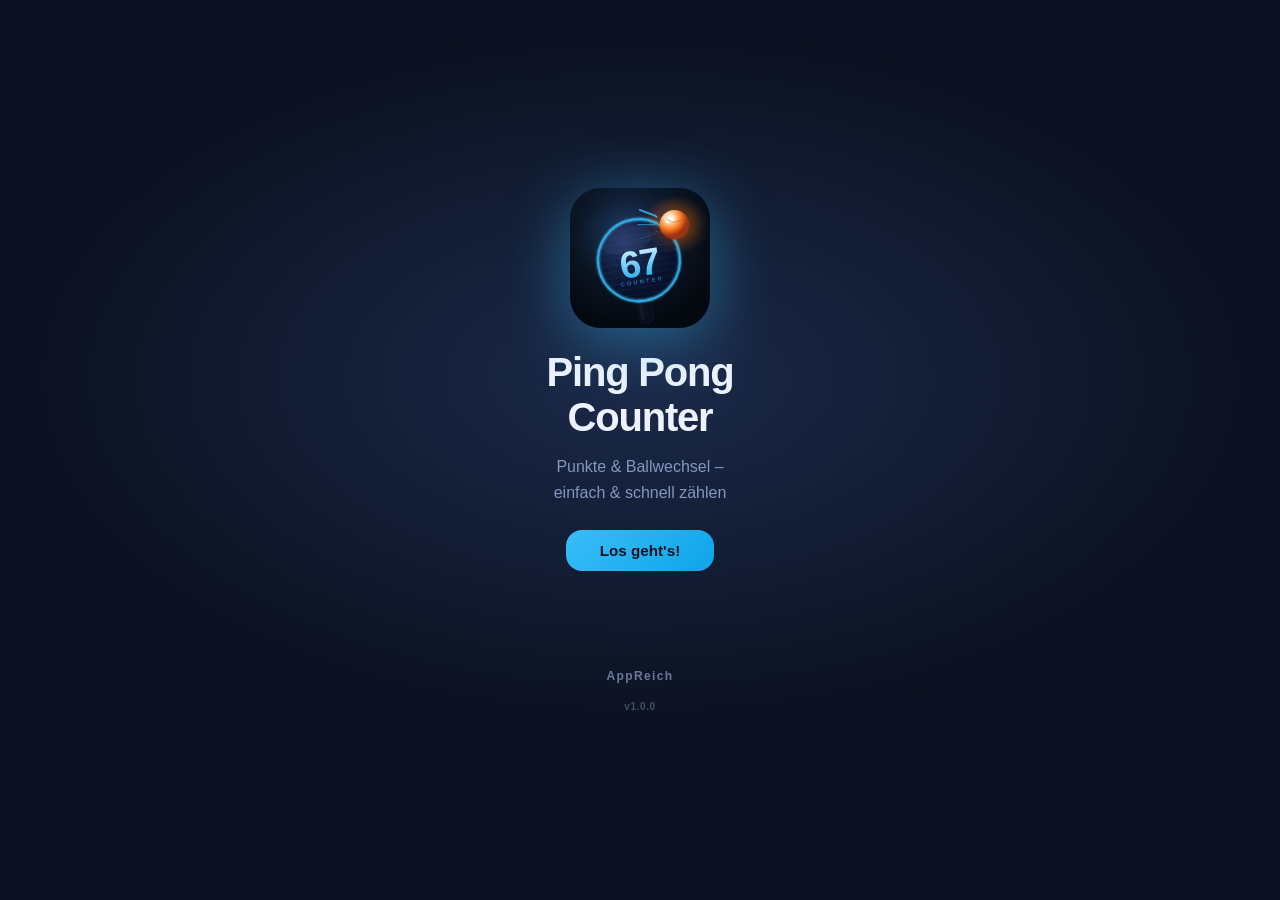
<file: index.html>
<!DOCTYPE html>
<html lang="de">
<head>
  <meta charset="UTF-8" />
  <meta name="viewport" content="width=device-width, initial-scale=1.0, viewport-fit=cover" />
  <meta name="theme-color" content="#0b1120" />
  <title>Ping Pong Counter – Punkte &amp; Rally</title>
  <link rel="stylesheet" href="styles.css" />

  <!-- PWA: als App installierbar -->
  <link rel="manifest" href="manifest.json" />
  <meta name="mobile-web-app-capable" content="yes" />
  <meta name="apple-mobile-web-app-capable" content="yes" />
  <meta name="apple-mobile-web-app-status-bar-style" content="black-translucent" />
  <meta name="apple-mobile-web-app-title" content="Ping Pong" />
  <link rel="apple-touch-icon" href="icons/icon-180.png" />
  <link rel="icon" type="image/png" sizes="512x512" href="icons/icon-512.png" />
</head>
<body class="splashing">
  <div id="splash" class="splash">
    <div class="splash-inner">
      <div class="splash-logo">
        <svg viewBox="0 0 512 512" xmlns="http://www.w3.org/2000/svg" aria-hidden="true">
          <defs>
            <radialGradient id="sg0" cx="42%" cy="28%" r="72%"><stop offset="0%" stop-color="#1a2d52"/><stop offset="50%" stop-color="#0b1625"/><stop offset="100%" stop-color="#04080f"/></radialGradient>
            <radialGradient id="sg1" cx="35%" cy="25%" r="65%"><stop offset="0%" stop-color="#213668"/><stop offset="55%" stop-color="#111e40"/><stop offset="100%" stop-color="#08102a"/></radialGradient>
            <linearGradient id="sg2" x1="0%" y1="0%" x2="0%" y2="100%"><stop offset="0%" stop-color="#f0faff"/><stop offset="45%" stop-color="#7dd3fc"/><stop offset="100%" stop-color="#0ea5e9"/></linearGradient>
            <radialGradient id="sg3" cx="33%" cy="27%" r="60%"><stop offset="0%" stop-color="#fff7ed"/><stop offset="28%" stop-color="#fed7aa"/><stop offset="68%" stop-color="#f97316"/><stop offset="100%" stop-color="#9a3412"/></radialGradient>
            <radialGradient id="sg4" cx="50%" cy="50%" r="50%"><stop offset="0%" stop-color="rgba(249,115,22,0.28)"/><stop offset="100%" stop-color="rgba(249,115,22,0)"/></radialGradient>
            <radialGradient id="sg5" cx="50%" cy="50%" r="50%"><stop offset="0%" stop-color="rgba(56,189,248,0.12)"/><stop offset="100%" stop-color="rgba(56,189,248,0)"/></radialGradient>
            <clipPath id="spc"><circle cx="252" cy="264" r="150"/></clipPath>
            <filter id="sfs"><feGaussianBlur stdDeviation="4"/></filter>
            <filter id="sfb"><feGaussianBlur stdDeviation="20"/></filter>
            <filter id="sfp"><feGaussianBlur stdDeviation="4" result="b"/><feMerge><feMergeNode in="b"/><feMergeNode in="SourceGraphic"/></feMerge></filter>
          </defs>
          <rect width="512" height="512" fill="url(#sg0)"/>
          <ellipse cx="195" cy="200" rx="180" ry="150" fill="url(#sg5)"/>
          <ellipse cx="385" cy="138" rx="130" ry="110" fill="url(#sg4)"/>
          <g transform="rotate(-9,252,264)">
            <circle cx="256" cy="268" r="153" fill="rgba(0,0,0,0.55)" filter="url(#sfs)"/>
            <rect x="224" y="406" width="56" height="96" rx="22" fill="rgba(0,0,0,0.55)" filter="url(#sfs)"/>
            <rect x="220" y="402" width="56" height="96" rx="22" fill="#070d1a" stroke="#14203a" stroke-width="2"/>
            <rect x="226" y="414" width="14" height="68" rx="7" fill="rgba(255,255,255,0.05)"/>
            <line x1="244" y1="416" x2="244" y2="482" stroke="#38bdf8" stroke-width="1.8" stroke-dasharray="5 5" stroke-opacity="0.22"/>
            <line x1="254" y1="416" x2="254" y2="482" stroke="#38bdf8" stroke-width="1.8" stroke-dasharray="5 5" stroke-opacity="0.22"/>
            <line x1="264" y1="416" x2="264" y2="482" stroke="#38bdf8" stroke-width="1.8" stroke-dasharray="5 5" stroke-opacity="0.22"/>
            <circle cx="252" cy="264" r="150" fill="url(#sg1)"/>
            <ellipse cx="216" cy="182" rx="96" ry="52" fill="rgba(255,255,255,0.045)" transform="rotate(-5,216,182)"/>
            <g clip-path="url(#spc)" opacity="0.058">
              <line x1="102" y1="148" x2="402" y2="148" stroke="#38bdf8" stroke-width="4.5"/>
              <line x1="102" y1="172" x2="402" y2="172" stroke="#38bdf8" stroke-width="4.5"/>
              <line x1="102" y1="196" x2="402" y2="196" stroke="#38bdf8" stroke-width="4.5"/>
              <line x1="102" y1="220" x2="402" y2="220" stroke="#38bdf8" stroke-width="4.5"/>
              <line x1="102" y1="244" x2="402" y2="244" stroke="#38bdf8" stroke-width="4.5"/>
              <line x1="102" y1="268" x2="402" y2="268" stroke="#38bdf8" stroke-width="4.5"/>
              <line x1="102" y1="292" x2="402" y2="292" stroke="#38bdf8" stroke-width="4.5"/>
              <line x1="102" y1="316" x2="402" y2="316" stroke="#38bdf8" stroke-width="4.5"/>
              <line x1="102" y1="340" x2="402" y2="340" stroke="#38bdf8" stroke-width="4.5"/>
              <line x1="102" y1="364" x2="402" y2="364" stroke="#38bdf8" stroke-width="4.5"/>
              <line x1="102" y1="388" x2="402" y2="388" stroke="#38bdf8" stroke-width="4.5"/>
            </g>
            <circle cx="252" cy="264" r="150" fill="none" stroke="#38bdf8" stroke-width="8" filter="url(#sfp)" opacity="0.9"/>
            <circle cx="252" cy="264" r="141" fill="none" stroke="rgba(56,189,248,0.16)" stroke-width="2.5"/>
            <text x="252" y="286" text-anchor="middle" dominant-baseline="middle" font-family="-apple-system,'SF Pro Display','Helvetica Neue',Arial,sans-serif" font-weight="900" font-size="138" letter-spacing="-5" fill="url(#sg2)">67</text>
            <text x="252" y="350" text-anchor="middle" font-family="-apple-system,'Helvetica Neue',Arial,sans-serif" font-weight="600" font-size="21" letter-spacing="8" fill="rgba(56,189,248,0.52)">COUNTER</text>
          </g>
          <circle cx="382" cy="134" r="82" fill="rgba(249,115,22,0.22)" filter="url(#sfb)"/>
          <circle cx="382" cy="134" r="54" fill="url(#sg3)"/>
          <ellipse cx="366" cy="117" rx="17" ry="11" fill="rgba(255,255,255,0.62)" transform="rotate(-18,366,117)"/>
          <path d="M354 115 Q382 136 410 115" fill="none" stroke="rgba(154,52,18,0.55)" stroke-width="2.5" stroke-linecap="round"/>
          <line x1="313" y1="102" x2="255" y2="80" stroke="#38bdf8" stroke-width="6" stroke-linecap="round" opacity="0.85"/>
          <line x1="311" y1="134" x2="248" y2="134" stroke="#38bdf8" stroke-width="4" stroke-linecap="round" opacity="0.58"/>
          <line x1="313" y1="166" x2="255" y2="186" stroke="#38bdf8" stroke-width="2.5" stroke-linecap="round" opacity="0.32"/>
          <circle cx="316" cy="106" r="3.5" fill="#7dd3fc" opacity="0.7"/>
          <circle cx="312" cy="130" r="2.5" fill="#38bdf8" opacity="0.45"/>
          <circle cx="316" cy="160" r="2" fill="#f97316" opacity="0.55"/>
        </svg>
      </div>
      <h1 class="splash-title">Ping Pong<br>Counter</h1>
      <p class="splash-desc">Punkte &amp; Ballwechsel –<br>einfach &amp; schnell zählen</p>
      <button id="splashBtn" class="btn btn-primary splash-btn" type="button">Los geht's!</button>
      <button id="splashCompany" class="splash-company" type="button">AppReich</button>
      <span class="splash-version">v1.0.0</span>
      <div class="splash-info" id="splashInfo" hidden>
        <div class="splash-info-card" role="dialog" aria-modal="true" aria-labelledby="splashInfoTitle">
          <h2 id="splashInfoTitle">AppReich</h2>
          <p><strong>Michael Schmidt</strong><br>AppReich steht fuer kleine, praktische Apps und Tools wie WaldOhr, ReelMaker und Ping Pong Counter: kurz gedacht, schnell nutzbar, alltagstauglich.</p>
          <button class="btn btn-primary full" id="splashInfoOk" type="button">OK</button>
        </div>
      </div>
    </div>
  </div>
  <div class="app">
    <header class="topbar">
      <div class="brand">
        <span class="dot"></span>
        <span>Ping&nbsp;Pong&nbsp;Counter</span>
      </div>
      <div class="topbar-actions">
        <button id="duelQuickBtn" class="icon-btn" aria-label="Team-Duell" title="Team-Duell starten">⚔</button>
        <button id="tvBtn" class="icon-btn" aria-label="TV-Ansicht" title="Auf TV anzeigen">📺</button>
        <button id="settingsBtn" class="icon-btn" aria-label="Einstellungen">⚙</button>
      </div>
    </header>

    <div class="tabs" id="tabs">
      <button data-view="score" class="active">🏓 Punkte</button>
      <button data-view="rally">🔁 Rally</button>
    </div>

    <!-- ============================ PUNKTE ============================ -->
    <main class="view" id="view-score">
      <div class="auto-banner" id="autoBanner" hidden></div>
      <div class="scoreboard" id="scoreboard">
        <button class="half p1" id="halfP1" data-player="1">
          <div class="half-top">
            <span class="pname" id="nameP1">Spieler 1</span>
            <span class="serve" id="serveP1" aria-label="Aufschlag">🏓</span>
          </div>
          <div class="pscore" id="scoreP1">0</div>
          <div class="half-bot">
            <span class="sets" id="setsP1"></span>
            <span class="ballhint" id="hintP1"></span>
          </div>
        </button>

        <div class="divider">
          <span class="divlabel">Sätze</span>
          <span class="setscore"><b id="setNum1">0</b><i>:</i><b id="setNum2">0</b></span>
          <span class="divhint" id="serveLabel">Aufschlag&nbsp;P1</span>
        </div>

        <button class="half p2" id="halfP2" data-player="2">
          <div class="half-bot">
            <span class="sets" id="setsP2"></span>
            <span class="ballhint" id="hintP2"></span>
          </div>
          <div class="pscore" id="scoreP2">0</div>
          <div class="half-top">
            <span class="pname" id="nameP2">Spieler 2</span>
            <span class="serve" id="serveP2" aria-label="Aufschlag">🏓</span>
          </div>
        </button>
        <div class="winner" id="winner" hidden>
          <div class="winner-card">
            <div class="winner-emoji">🏆</div>
            <div class="winner-name" id="winnerName">Spieler 1</div>
            <div class="winner-sub" id="winnerSub">gewinnt das Match</div>
            <button class="btn btn-primary" id="winnerNew">Neues Match</button>
          </div>
        </div>
      </div>

      <footer class="controls">
        <button class="btn btn-ghost" id="undoBtn">↶&nbsp;Undo</button>
        <button class="btn btn-mic" id="voiceBtn" type="button" aria-label="Klatsch-Steuerung starten" title="Klatsch-Steuerung starten">🎤</button>
        <button class="btn btn-primary" id="newMatchBtn">Neues Match</button>
      </footer>
    </main>

    <!-- ============================ RALLY ============================ -->
    <main class="view" id="view-rally" hidden>
      <div class="counter-card" id="counterCard">
        <div class="counter-label">Ballwechsel · aktuell</div>
        <div class="counter-value" id="currentValue">0</div>
        <div class="counter-sub">
          <div><span id="longestValue">0</span><small>Bestwert</small></div>
          <div><span id="lastValue">0</span><small>Letzter</small></div>
          <div><span id="rallyCount">0</span><small>Runden</small></div>
        </div>
      </div>

      <!-- ==================== CHALLENGE ==================== -->
      <div class="challenge-section" id="challengeSection">
        <div class="challenge-pick" id="challengePick">
          <span class="challenge-pick-label">⏱ Challenge</span>
          <div class="segmented four" id="challengeTimeSel">
            <button data-min="1">1 Min</button>
            <button data-min="2" class="active">2 Min</button>
            <button data-min="3">3 Min</button>
            <button data-min="5">5 Min</button>
          </div>
        </div>
        <div class="challenge-countdown" id="challengeCountdown" hidden>
          <div class="challenge-time-display" id="challengeTimeDisplay">2:00</div>
          <div class="challenge-pbar"><div class="challenge-pfill" id="challengePfill" style="width:100%"></div></div>
          <div class="challenge-pace" id="challengePace"></div>
        </div>
      </div>

      <!-- ==================== TEAM-DUELL: EINRICHTEN ==================== -->
      <div class="duel-setup" id="duelSetup" hidden>
        <div class="duel-setup-head">⚔ Team-Duell einrichten</div>
        <div class="duel-team-inputs">
          <div class="duel-team-field team-a">
            <label class="field-label">Team Blau</label>
            <input class="text-input" id="duelNameA" type="text" maxlength="14" placeholder="Team Blau" />
          </div>
          <div class="duel-vs">vs</div>
          <div class="duel-team-field team-b">
            <label class="field-label">Team Orange</label>
            <input class="text-input" id="duelNameB" type="text" maxlength="14" placeholder="Team Orange" />
          </div>
        </div>
        <div class="setting-row">
          <label class="field-label">Runden</label>
          <div class="segmented three" id="duelRoundsSel">
            <button data-r="1">1</button>
            <button data-r="3" class="active">3</button>
            <button data-r="5">5</button>
          </div>
        </div>
        <div class="setting-row">
          <label class="field-label">Zeit pro Team</label>
          <div class="segmented four" id="duelTimeSel">
            <button data-sec="30">30s</button>
            <button data-sec="60" class="active">1 Min</button>
            <button data-sec="90">1:30</button>
            <button data-sec="120">2 Min</button>
          </div>
        </div>
        <button class="btn btn-primary full" id="duelStartBtn">Duell starten</button>
        <button class="btn btn-ghost full" id="duelCancelBtn">Abbrechen</button>
      </div>

      <!-- ==================== TEAM-DUELL: LAUFENDE RUNDE ==================== -->
      <div class="duel-active" id="duelActive" hidden>
        <div class="duel-round-label" id="duelRoundLabel">Runde 1/3</div>
        <div class="duel-turn-banner" id="duelTurnBanner">
          <span class="duel-turn-dot"></span>
          <span class="duel-turn-team" id="duelTurnTeam">Team Blau</span>
          <span class="duel-turn-sub">ist dran</span>
        </div>
        <div class="duel-live-label">Treffer</div>
        <div class="duel-live-count" id="duelLiveCount">0</div>
        <div class="duel-turn-timer" id="duelTurnTimer">1:00</div>
        <div class="duel-turn-pbar"><div class="duel-turn-pfill" id="duelTurnPfill" style="width:100%"></div></div>
      </div>

      <section class="mode-area">
        <div class="mode-panel" id="panel-visual" hidden>
          <div class="video-wrap">
            <div class="video-inner" id="videoInner">
              <video id="video" playsinline muted></video>
              <canvas id="overlay"></canvas>
            </div>
            <div class="zone-grid" id="zoneGrid"></div>
            <div class="net-line"></div>
            <div class="cam-timer" id="camTimer" hidden>2:00</div>
            <button id="flipCam" class="flip-cam" type="button" aria-label="Kamera wechseln" title="Kamera vorne/hinten">🔄</button>
            <button id="zonesBtn" class="flip-cam zones-toggle" type="button" aria-label="Erkennungszonen" title="Zonen einrichten">⊞</button>
          </div>
          <div class="meter"><div class="meter-fill" id="motionMeter"></div></div>
          <div class="zoom-row">
            <span class="zoom-icon">🔍</span>
            <input type="range" id="zoomSlider" min="1" max="3" step="0.1" value="1" />
            <span id="zoomValue">1×</span>
          </div>
          <p class="hint" id="visualHint">Kamera seitlich aufstellen, ganze Tischlänge im Bild.</p>
        </div>

        <div class="mode-panel" id="panel-audio" hidden>
          <div class="audio-challenge-bar" id="audioChallengeBar" hidden>
            <span class="acb-time" id="audioChallengeTime">2:00</span>
            <div class="acb-pfill-wrap"><div class="acb-pfill" id="audioChallengeBarFill" style="width:100%"></div></div>
          </div>
          <div class="audio-viz">
            <div class="level-bar"><div class="level-fill" id="audioMeter"></div>
              <div class="threshold-marker" id="thresholdMarker"></div>
            </div>
          </div>
          <p class="hint" id="audioHint">Erkennt das „Tock" von Ball auf Tisch &amp; Schläger.</p>
        </div>

        <div class="mode-panel" id="panel-manual" hidden>
          <button class="tap-pad" id="tapPad">
            <span class="tap-plus">+1</span>
            <span class="tap-text">tippen pro Schlag</span>
          </button>
        </div>
      </section>

      <footer class="controls" id="rallyControls">
        <button class="btn btn-ghost" id="resetBtn">Zurücksetzen</button>
        <button class="btn btn-primary" id="toggleBtn">Start</button>
      </footer>
    </main>

    <!-- ===================== PUNKTE-EINSTELLUNGEN ===================== -->
    <div class="sheet" id="scoreSheet" hidden>
      <div class="sheet-handle"></div>
      <h2>Match-Einstellungen</h2>

      <label class="field-label">Spieler 1</label>
      <input class="text-input" id="inName1" type="text" maxlength="14" placeholder="Spieler 1" />
      <label class="field-label" style="margin-top:14px;display:block">Spieler 2</label>
      <input class="text-input" id="inName2" type="text" maxlength="14" placeholder="Spieler 2" />

      <div class="setting-row">
        <label class="field-label">Sätze (Best of)</label>
        <div class="segmented three" id="bestOfSel">
          <button data-bo="3">3</button>
          <button data-bo="5" class="active">5</button>
          <button data-bo="7">7</button>
        </div>
      </div>

      <div class="setting-row">
        <label class="field-label">Punkte pro Satz</label>
        <div class="segmented two" id="ppgSel">
          <button data-pp="11" class="active">11</button>
          <button data-pp="21">21</button>
        </div>
      </div>

      <div class="setting-row">
        <label class="field-label">Erster Aufschlag</label>
        <div class="segmented two" id="firstServeSel">
          <button data-fs="1" class="active">Spieler 1</button>
          <button data-fs="2">Spieler 2</button>
        </div>
      </div>

      <div class="setting-row">
        <label class="field-label">Anzeige-Layout</label>
        <div class="segmented three" id="layoutSel">
          <button data-lay="auto" class="active">Auto</button>
          <button data-lay="portrait">Hochkant</button>
          <button data-lay="landscape">Quer</button>
        </div>
      </div>

      <div class="setting-row">
        <div class="setting-head">
          <label id="clapSensLabel">Klatsch-Empfindlichkeit</label>
          <span id="clapSensValue">50%</span>
        </div>
        <input type="range" id="clapSensitivity" min="1" max="99" value="50" />
        <p class="settings-note">Höher = reagiert schon auf leisere Klatscher (aber auch anfälliger für Fehlalarme durch andere Geräusche).</p>
      </div>

      <div class="setting-row toggles">
        <label class="switch"><input type="checkbox" id="scoreVibrate" checked /> Vibration bei Punkt</label>
      </div>

      <div class="setting-row toggles">
        <label class="switch"><input type="checkbox" id="wakeToggle" checked /> Bildschirm anlassen</label>
      </div>

      <div class="setting-row toggles">
        <label class="switch"><input type="checkbox" id="soundToggle" checked /> Soundeffekte</label>
      </div>

      <div class="setting-row toggles">
        <label class="switch"><input type="checkbox" id="helpToggle" checked /> Hinweise anzeigen</label>
      </div>

      <div class="setting-row toggles">
        <label class="switch"><input type="checkbox" id="sixsevenToggle" /> 🎉 SixSeven Moment (6:7)</label>
      </div>

      <div class="setting-row support-box">
        <label class="field-label">Daten</label>
        <p class="settings-note">Namen, Einstellungen und Bestwerte als Datei sichern - z.B. vor einem Handy-Wechsel oder App-Reset.</p>
        <div class="support-actions">
          <button class="btn btn-mini" id="dataExportBtn" type="button">Exportieren</button>
          <button class="btn btn-mini" id="dataImportBtn" type="button">Importieren</button>
          <input type="file" id="dataImportInput" accept="application/json" hidden />
        </div>
      </div>

      <div class="setting-row support-box">
        <label class="field-label">Support</label>
        <p class="settings-note">Fragen, Feedback oder die App freiwillig unterstuetzen - ohne Freischaltung oder Gegenleistung.</p>
        <div class="support-actions">
          <a class="btn btn-mini" href="mailto:info@blitzreich.de?subject=Ping%20Pong%20Counter%20Support">Support</a>
          <a class="btn btn-mini donate" href="https://www.paypal.me/AppReich" target="_blank" rel="noopener">Kaffee spendieren</a>
        </div>
      </div>

      <div class="setting-row support-box">
        <label class="field-label">Rechtliches</label>
        <div class="support-actions">
          <a class="btn btn-mini" href="datenschutz.html" target="_blank" rel="noopener">Datenschutz</a>
        </div>
      </div>
      <button class="btn btn-primary full" id="scoreSheetSave">Übernehmen &amp; neues Match</button>
    </div>

    <!-- ===================== RALLY-EINSTELLUNGEN ===================== -->
    <div class="sheet" id="settingsSheet" hidden>
      <div class="sheet-handle"></div>
      <h2>Rally-Einstellungen</h2>

      <label class="field-label">Erkennung</label>
      <div class="segmented" id="modeSelect">
        <button data-mode="visual">📷 Kamera</button>
        <button data-mode="audio">🔊 Ton</button>
        <button data-mode="manual" class="active">👆 Tippen</button>
      </div>

      <div class="setting-row" data-for="audio visual">
        <div class="setting-head">
          <label id="sensitivityLabel">Kamera-Empfindlichkeit</label>
          <span id="sensValue">50%</span>
        </div>
        <input type="range" id="sensitivity" min="1" max="99" value="75" />
        <button class="btn btn-mini" id="calibrateBtn" data-for="audio">Auto-Kalibrieren</button>
      </div>

      <div class="setting-row">
        <div class="setting-head">
          <label>Ballwechsel-Ende nach Pause</label>
          <span id="timeoutValue">2,5 s</span>
        </div>
        <input type="range" id="rallyTimeout" min="800" max="6000" step="100" value="2500" />
      </div>

      <div class="setting-row toggles">
        <label class="switch"><input type="checkbox" id="vibrateToggle" checked /> Vibration bei Schlag</label>
      </div>

      <div class="setting-row toggles">
        <label class="switch"><input type="checkbox" id="rallySoundToggle" checked /> Soundeffekte</label>
      </div>

      <div class="setting-row toggles">
        <label class="switch"><input type="checkbox" id="headphoneToggle" /> 🎧 Kopfhörer-Taste (BT)</label>
      </div>

      <div class="setting-row toggles">
        <label class="switch"><input type="checkbox" id="rallyHelpToggle" checked /> Hinweise anzeigen</label>
      </div>

      <div class="setting-row support-box">
        <label class="field-label">Support</label>
        <p class="settings-note">Fragen, Feedback oder die App freiwillig unterstuetzen - ohne Freischaltung oder Gegenleistung.</p>
        <div class="support-actions">
          <a class="btn btn-mini" href="mailto:info@blitzreich.de?subject=Ping%20Pong%20Counter%20Support">Support</a>
          <a class="btn btn-mini donate" href="https://www.paypal.me/AppReich" target="_blank" rel="noopener">Kaffee spendieren</a>
        </div>
      </div>

      <button class="btn btn-primary full" id="closeSheet">Fertig</button>
    </div>

    <div class="sheet-backdrop" id="sheetBackdrop" hidden></div>
    <div class="help-backdrop" id="helpBackdrop" hidden>
      <div class="help-card" role="dialog" aria-modal="true" aria-labelledby="helpTitle">
        <div class="help-icon" id="helpIcon">🏓</div>
        <h2 id="helpTitle">Kurz starten</h2>
        <p id="helpText">Tippe auf eine grosse Zahl, um einen Punkt zu vergeben. Oder tippe auf das Mikrofon und klatsche 1x (Spieler 1) oder 2x (Spieler 2).</p>
        <button class="btn btn-primary full" id="helpOk" type="button">OK</button>
      </div>
    </div>
    <div class="milestone-overlay" id="milestoneOverlay" hidden aria-live="polite"></div>
    <div class="duel-team-popup" id="duelTeamPopup" hidden>
      <div class="duel-team-popup-card">
        <span class="duel-team-popup-name" id="duelTeamPopupName">Team Blau</span>
        <span class="duel-team-popup-sub">ist dran</span>
      </div>
    </div>
    <div class="sixseven-overlay" id="sixsevenOverlay" hidden>
      <div class="sixseven-flash"></div>
      <div class="sixseven-rays"></div>
      <div class="sixseven-card">
        <div class="sixseven-figures">
          <span class="sixseven-fig f1">🙌</span>
          <span class="sixseven-score">6:7</span>
          <span class="sixseven-fig f2">🙌</span>
        </div>
        <div class="sixseven-callout">SIX&nbsp;SEVEN</div>
        <div class="sixseven-brand">SixSeven Moment</div>
      </div>
    </div>
    <div class="toast" id="toast" hidden></div>
    <canvas id="confetti" class="confetti-canvas" aria-hidden="true"></canvas>

    <!-- ==================== 3-2-1 COUNTDOWN ==================== -->
    <div class="countdown-overlay" id="countdownOverlay" hidden>
      <div class="countdown-number" id="countdownNumber">3</div>
    </div>

    <!-- ==================== CHALLENGE ERGEBNIS ==================== -->
    <div class="challenge-result-overlay" id="challengeResult" hidden>
      <div class="challenge-result-card">
        <div class="cr-emoji" id="crEmoji">⏱</div>
        <div class="cr-title">Zeit abgelaufen!</div>
        <div class="cr-stats">
          <div><span id="crTotal">0</span><small>Schläge</small></div>
          <div><span id="crBest">0</span><small>Bester Rally</small></div>
          <div><span id="crRallies">0</span><small>Runden</small></div>
        </div>
        <div class="cr-record" id="crRecord" hidden>🏆 Neuer Rekord!</div>
        <div class="cr-best-ever" id="crBestEver"></div>
        <button class="btn btn-primary full" id="challengeResultOk">Nochmal</button>
        <button class="btn btn-ghost full" id="challengeResultClose">Schließen</button>
      </div>
    </div>

    <!-- ==================== TEAM-DUELL ERGEBNIS ==================== -->
    <div class="duel-result-overlay" id="duelResult" hidden>
      <div class="duel-result-card">
        <div class="duel-result-title">⚔ Duell-Ergebnis</div>
        <div class="duel-winner-banner" id="duelWinnerBanner">
          <span class="duel-winner-emoji" id="duelWinnerEmoji">🏆</span>
          <span class="duel-winner-name" id="duelWinnerName">Team Blau gewinnt!</span>
        </div>
        <div class="duel-compare">
          <div class="duel-compare-team team-a">
            <div class="duel-compare-total" id="duelCompareTotalA">0</div>
            <div class="duel-compare-bar-wrap"><div class="duel-compare-bar bar-a" id="duelCompareBarA"></div></div>
            <div class="duel-compare-name" id="duelCompareNameA">Team Blau</div>
          </div>
          <div class="duel-compare-team team-b">
            <div class="duel-compare-total" id="duelCompareTotalB">0</div>
            <div class="duel-compare-bar-wrap"><div class="duel-compare-bar bar-b" id="duelCompareBarB"></div></div>
            <div class="duel-compare-name" id="duelCompareNameB">Team Orange</div>
          </div>
        </div>
        <div class="duel-round-breakdown" id="duelRoundBreakdown"></div>
        <button class="btn btn-primary full" id="duelResultAgain">Neues Duell</button>
        <button class="btn btn-ghost full" id="duelResultClose">Schließen</button>
      </div>
    </div>
  </div>

  <script src="app.js"></script>
  <script src="score.js"></script>
  <script>
    // Service-Worker registrieren (macht die App installierbar & offline-fähig)
    if ("serviceWorker" in navigator) {
      window.addEventListener("load", () => {
        navigator.serviceWorker.register("sw.js").catch((err) => console.warn("SW-Registrierung fehlgeschlagen:", err));
      });
    }
  </script>
</body>
</html>
</file>
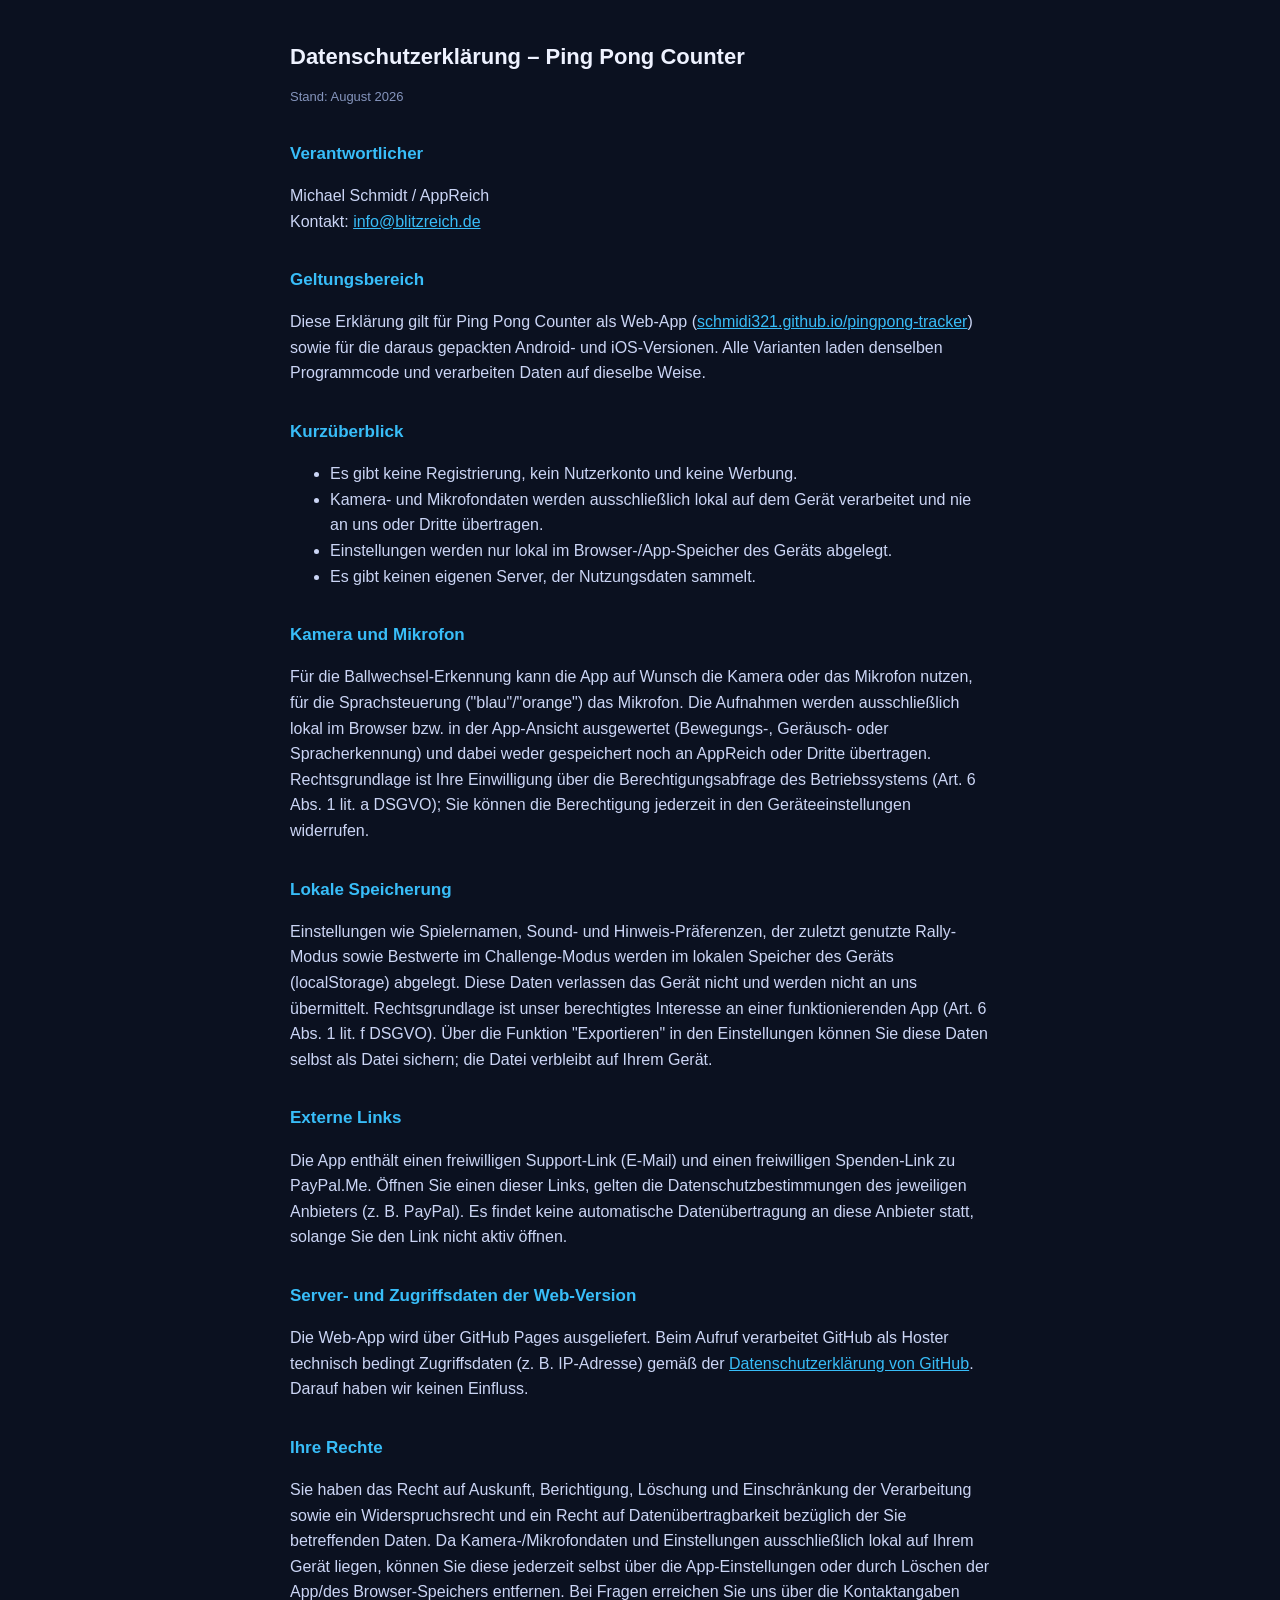
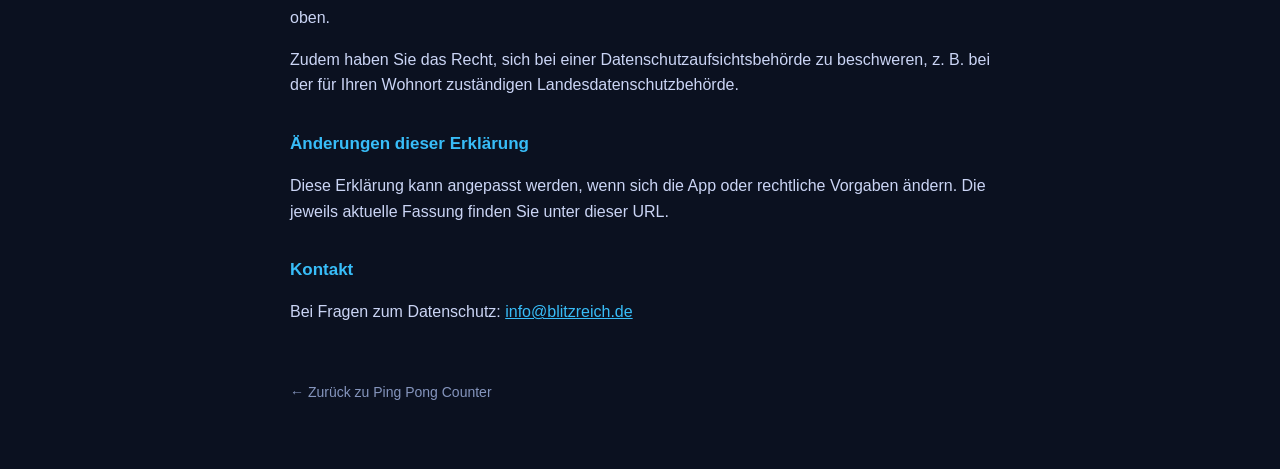
<file: datenschutz.html>
<!DOCTYPE html>
<html lang="de">
<head>
  <meta charset="UTF-8" />
  <meta name="viewport" content="width=device-width, initial-scale=1.0" />
  <meta name="theme-color" content="#0b1120" />
  <title>Datenschutzerklärung – Ping Pong Counter</title>
  <meta name="robots" content="noindex" />
  <style>
    :root { color-scheme: dark; }
    body {
      margin: 0; padding: 24px 18px 64px; max-width: 700px; margin-inline: auto;
      background: #0b1120; color: #eef2ff;
      font: 16px/1.6 -apple-system, BlinkMacSystemFont, "Segoe UI", Roboto, sans-serif;
    }
    h1 { font-size: 22px; margin-bottom: 4px; }
    .updated { color: #8595bd; font-size: 13px; margin-bottom: 28px; }
    h2 { font-size: 17px; color: #38bdf8; margin-top: 32px; }
    p, li { color: #cbd5f5; }
    a { color: #38bdf8; }
    .back { display: inline-block; margin-top: 40px; color: #8595bd; text-decoration: none; font-size: 14px; }
    .back:hover { color: #38bdf8; }
  </style>
</head>
<body>
  <h1>Datenschutzerklärung – Ping Pong Counter</h1>
  <p class="updated">Stand: August 2026</p>

  <h2>Verantwortlicher</h2>
  <p>
    Michael Schmidt / AppReich<br />
    Kontakt: <a href="mailto:info@blitzreich.de">info@blitzreich.de</a>
  </p>

  <h2>Geltungsbereich</h2>
  <p>
    Diese Erklärung gilt für Ping Pong Counter als Web-App (<a href="https://schmidi321.github.io/pingpong-tracker/">schmidi321.github.io/pingpong-tracker</a>)
    sowie für die daraus gepackten Android- und iOS-Versionen. Alle Varianten laden denselben Programmcode
    und verarbeiten Daten auf dieselbe Weise.
  </p>

  <h2>Kurzüberblick</h2>
  <ul>
    <li>Es gibt keine Registrierung, kein Nutzerkonto und keine Werbung.</li>
    <li>Kamera- und Mikrofondaten werden ausschließlich lokal auf dem Gerät verarbeitet und nie an uns oder Dritte übertragen.</li>
    <li>Einstellungen werden nur lokal im Browser-/App-Speicher des Geräts abgelegt.</li>
    <li>Es gibt keinen eigenen Server, der Nutzungsdaten sammelt.</li>
  </ul>

  <h2>Kamera und Mikrofon</h2>
  <p>
    Für die Ballwechsel-Erkennung kann die App auf Wunsch die Kamera oder das Mikrofon nutzen, für die
    Sprachsteuerung ("blau"/"orange") das Mikrofon. Die Aufnahmen werden ausschließlich lokal im Browser
    bzw. in der App-Ansicht ausgewertet (Bewegungs-, Geräusch- oder Spracherkennung) und dabei weder
    gespeichert noch an AppReich oder Dritte übertragen. Rechtsgrundlage ist Ihre Einwilligung über die
    Berechtigungsabfrage des Betriebssystems (Art. 6 Abs. 1 lit. a DSGVO); Sie können die Berechtigung
    jederzeit in den Geräteeinstellungen widerrufen.
  </p>

  <h2>Lokale Speicherung</h2>
  <p>
    Einstellungen wie Spielernamen, Sound- und Hinweis-Präferenzen, der zuletzt genutzte Rally-Modus sowie
    Bestwerte im Challenge-Modus werden im lokalen Speicher des Geräts (localStorage) abgelegt. Diese Daten
    verlassen das Gerät nicht und werden nicht an uns übermittelt. Rechtsgrundlage ist unser berechtigtes
    Interesse an einer funktionierenden App (Art. 6 Abs. 1 lit. f DSGVO). Über die Funktion "Exportieren"
    in den Einstellungen können Sie diese Daten selbst als Datei sichern; die Datei verbleibt auf Ihrem Gerät.
  </p>

  <h2>Externe Links</h2>
  <p>
    Die App enthält einen freiwilligen Support-Link (E-Mail) und einen freiwilligen Spenden-Link zu
    PayPal.Me. Öffnen Sie einen dieser Links, gelten die Datenschutzbestimmungen des jeweiligen Anbieters
    (z. B. PayPal). Es findet keine automatische Datenübertragung an diese Anbieter statt, solange Sie den
    Link nicht aktiv öffnen.
  </p>

  <h2>Server- und Zugriffsdaten der Web-Version</h2>
  <p>
    Die Web-App wird über GitHub Pages ausgeliefert. Beim Aufruf verarbeitet GitHub als Hoster technisch
    bedingt Zugriffsdaten (z. B. IP-Adresse) gemäß der
    <a href="https://docs.github.com/site-policy/privacy-policies/github-general-privacy-statement" target="_blank" rel="noopener">Datenschutzerklärung von GitHub</a>.
    Darauf haben wir keinen Einfluss.
  </p>

  <h2>Ihre Rechte</h2>
  <p>
    Sie haben das Recht auf Auskunft, Berichtigung, Löschung und Einschränkung der Verarbeitung sowie ein
    Widerspruchsrecht und ein Recht auf Datenübertragbarkeit bezüglich der Sie betreffenden Daten. Da
    Kamera-/Mikrofondaten und Einstellungen ausschließlich lokal auf Ihrem Gerät liegen, können Sie diese
    jederzeit selbst über die App-Einstellungen oder durch Löschen der App/des Browser-Speichers entfernen.
    Bei Fragen erreichen Sie uns über die Kontaktangaben oben.
  </p>
  <p>
    Zudem haben Sie das Recht, sich bei einer Datenschutzaufsichtsbehörde zu beschweren, z. B. bei der für
    Ihren Wohnort zuständigen Landesdatenschutzbehörde.
  </p>

  <h2>Änderungen dieser Erklärung</h2>
  <p>
    Diese Erklärung kann angepasst werden, wenn sich die App oder rechtliche Vorgaben ändern. Die
    jeweils aktuelle Fassung finden Sie unter dieser URL.
  </p>

  <h2>Kontakt</h2>
  <p>Bei Fragen zum Datenschutz: <a href="mailto:info@blitzreich.de">info@blitzreich.de</a></p>

  <a class="back" href="./">← Zurück zu Ping Pong Counter</a>
</body>
</html>
</file>
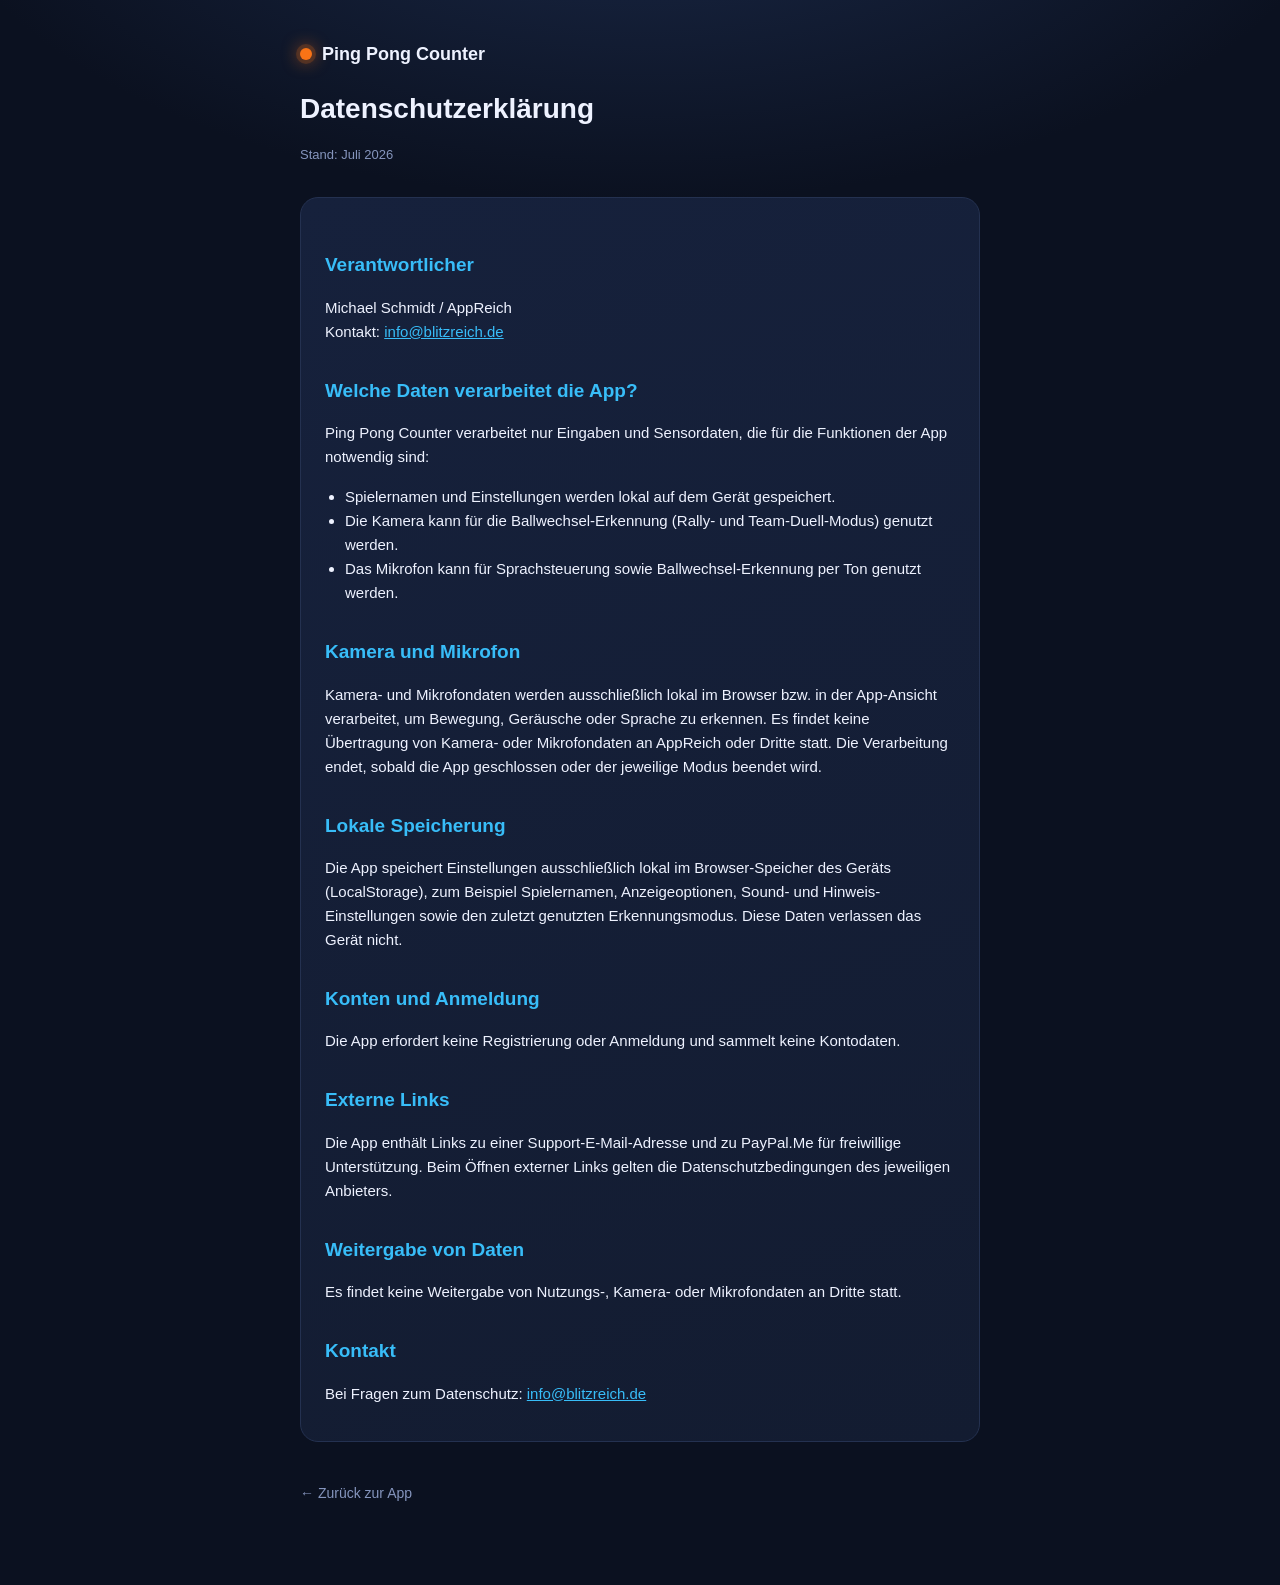
<file: privacy.html>
<!DOCTYPE html>
<html lang="de">
<head>
<meta charset="UTF-8" />
<meta name="viewport" content="width=device-width, initial-scale=1.0" />
<title>Datenschutzerklärung – Ping Pong Counter</title>
<style>
  :root {
    --bg: #0b1120; --bg-elev: #131c31; --card: #16213c; --line: #243150;
    --text: #eef2ff; --muted: #8595bd; --accent: #38bdf8; --accent-2: #f97316;
  }
  * { box-sizing: border-box; }
  body {
    margin: 0; font-family: -apple-system, "Segoe UI", Roboto, Helvetica, Arial, sans-serif;
    background:
      radial-gradient(1200px 600px at 50% -10%, #1b2a4a 0%, transparent 60%),
      var(--bg);
    color: var(--text);
    line-height: 1.6;
  }
  .wrap { max-width: 720px; margin: 0 auto; padding: 40px 20px 80px; }
  .brand { display: flex; align-items: center; gap: 10px; font-weight: 800; font-size: 18px; margin-bottom: 8px; }
  .brand .dot { width: 12px; height: 12px; border-radius: 50%; background: var(--accent-2);
    box-shadow: 0 0 0 4px rgba(249,115,22,.18), 0 0 18px var(--accent-2); }
  h1 { font-size: 28px; margin: 18px 0 6px; }
  .updated { color: var(--muted); font-size: 13px; margin-bottom: 32px; }
  h2 { font-size: 19px; color: var(--accent); margin: 32px 0 10px; }
  p, li { color: var(--text); font-size: 15px; }
  ul { padding-left: 20px; }
  a { color: var(--accent); }
  .card { background: linear-gradient(160deg, var(--card), var(--bg-elev)); border: 1px solid var(--line);
    border-radius: 18px; padding: 20px 24px; margin-top: 10px; }
  .back { display: inline-block; margin-top: 40px; color: var(--muted); text-decoration: none; font-size: 14px; }
  .back:hover { color: var(--accent); }
</style>
</head>
<body>
  <div class="wrap">
    <div class="brand"><span class="dot"></span><span>Ping Pong Counter</span></div>
    <h1>Datenschutzerklärung</h1>
    <p class="updated">Stand: Juli 2026</p>

    <div class="card">
      <h2>Verantwortlicher</h2>
      <p>Michael Schmidt / AppReich<br />Kontakt: <a href="mailto:info@blitzreich.de">info@blitzreich.de</a></p>

      <h2>Welche Daten verarbeitet die App?</h2>
      <p>Ping Pong Counter verarbeitet nur Eingaben und Sensordaten, die für die Funktionen der App notwendig sind:</p>
      <ul>
        <li>Spielernamen und Einstellungen werden lokal auf dem Gerät gespeichert.</li>
        <li>Die Kamera kann für die Ballwechsel-Erkennung (Rally- und Team-Duell-Modus) genutzt werden.</li>
        <li>Das Mikrofon kann für Sprachsteuerung sowie Ballwechsel-Erkennung per Ton genutzt werden.</li>
      </ul>

      <h2>Kamera und Mikrofon</h2>
      <p>Kamera- und Mikrofondaten werden ausschließlich lokal im Browser bzw. in der App-Ansicht verarbeitet,
      um Bewegung, Geräusche oder Sprache zu erkennen. Es findet keine Übertragung von Kamera- oder
      Mikrofondaten an AppReich oder Dritte statt. Die Verarbeitung endet, sobald die App geschlossen oder
      der jeweilige Modus beendet wird.</p>

      <h2>Lokale Speicherung</h2>
      <p>Die App speichert Einstellungen ausschließlich lokal im Browser-Speicher des Geräts (LocalStorage),
      zum Beispiel Spielernamen, Anzeigeoptionen, Sound- und Hinweis-Einstellungen sowie den zuletzt
      genutzten Erkennungsmodus. Diese Daten verlassen das Gerät nicht.</p>

      <h2>Konten und Anmeldung</h2>
      <p>Die App erfordert keine Registrierung oder Anmeldung und sammelt keine Kontodaten.</p>

      <h2>Externe Links</h2>
      <p>Die App enthält Links zu einer Support-E-Mail-Adresse und zu PayPal.Me für freiwillige
      Unterstützung. Beim Öffnen externer Links gelten die Datenschutzbedingungen des jeweiligen Anbieters.</p>

      <h2>Weitergabe von Daten</h2>
      <p>Es findet keine Weitergabe von Nutzungs-, Kamera- oder Mikrofondaten an Dritte statt.</p>

      <h2>Kontakt</h2>
      <p>Bei Fragen zum Datenschutz: <a href="mailto:info@blitzreich.de">info@blitzreich.de</a></p>
    </div>

    <a class="back" href="./">← Zurück zur App</a>
  </div>
</body>
</html>
</file>
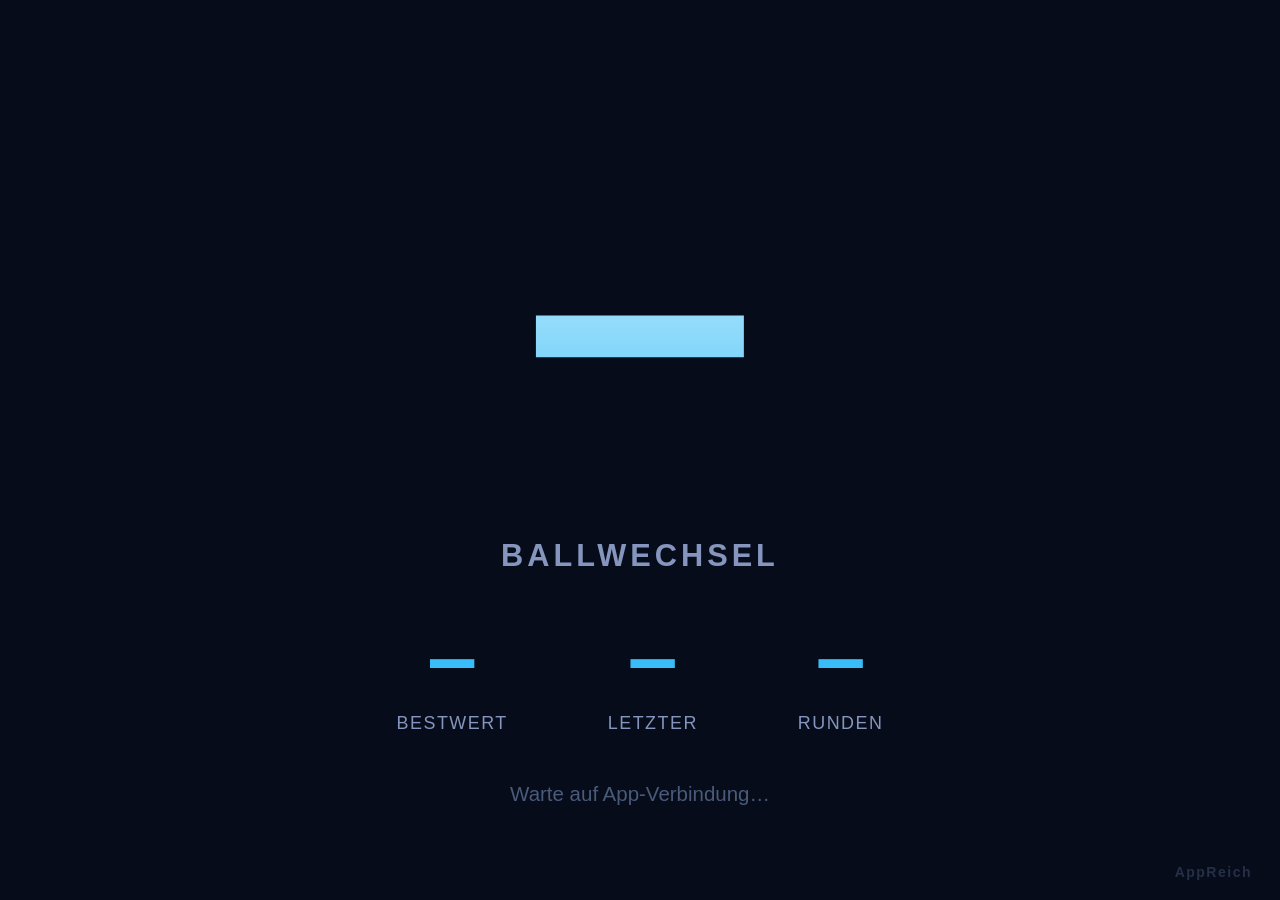
<file: tv.html>
<!DOCTYPE html>
<html lang="de">
<head>
<meta charset="UTF-8" />
<meta name="viewport" content="width=device-width, initial-scale=1.0" />
<title>Ping Pong Counter – TV</title>
<style>
  * { box-sizing: border-box; margin: 0; padding: 0; }
  body {
    background: #060c1a;
    color: #eef2ff;
    font-family: -apple-system, 'Segoe UI', Roboto, Arial, sans-serif;
    height: 100vh; display: flex; flex-direction: column;
    align-items: center; justify-content: center; gap: 24px;
    overflow: hidden;
  }
  .counter {
    font-size: clamp(200px, 38vw, 420px);
    font-weight: 900; line-height: 1;
    font-variant-numeric: tabular-nums;
    background: linear-gradient(180deg, #fff 0%, #38bdf8 100%);
    -webkit-background-clip: text; background-clip: text; -webkit-text-fill-color: transparent;
    transition: transform .1s ease;
  }
  .counter.hit { animation: tvPop .22s ease; }
  @keyframes tvPop { 0%{transform:scale(1)} 40%{transform:scale(1.04)} 100%{transform:scale(1)} }
  .label { color: #8595bd; font-size: clamp(18px, 2.4vw, 32px); text-transform: uppercase; letter-spacing: 4px; font-weight: 600; }
  .stats { display: flex; gap: clamp(40px, 8vw, 100px); margin-top: 8px; }
  .stat { text-align: center; }
  .stat .val { font-size: clamp(42px, 7vw, 96px); font-weight: 800; color: #38bdf8; font-variant-numeric: tabular-nums; }
  .stat .lbl { color: #8595bd; font-size: clamp(12px, 1.4vw, 20px); text-transform: uppercase; letter-spacing: 1.5px; margin-top: 4px; }
  .waiting { color: #4a5a7a; font-size: clamp(14px, 1.6vw, 22px); margin-top: 24px; }
  .brand { position: fixed; bottom: 20px; right: 28px; color: #253047; font-size: 14px; font-weight: 700; letter-spacing: 1.5px; }
</style>
</head>
<body>
<div class="counter" id="counter">–</div>
<div class="label">Ballwechsel</div>
<div class="stats">
  <div class="stat"><div class="val" id="best">–</div><div class="lbl">Bestwert</div></div>
  <div class="stat"><div class="val" id="last">–</div><div class="lbl">Letzter</div></div>
  <div class="stat"><div class="val" id="rallies">–</div><div class="lbl">Runden</div></div>
</div>
<div class="waiting" id="waiting">Warte auf App-Verbindung…</div>
<div class="brand">AppReich</div>
<script>
  if (!('BroadcastChannel' in window)) {
    document.getElementById('waiting').textContent = 'BroadcastChannel nicht unterstützt';
  } else {
    const bc = new BroadcastChannel('pp-counter');
    const counterEl = document.getElementById('counter');
    bc.onmessage = (e) => {
      const d = e.data;
      document.getElementById('waiting').style.display = 'none';
      const prev = counterEl.textContent;
      counterEl.textContent = d.current ?? 0;
      if (String(d.current) !== prev) {
        counterEl.classList.remove('hit');
        void counterEl.offsetWidth;
        counterEl.classList.add('hit');
      }
      document.getElementById('best').textContent    = d.longest ?? 0;
      document.getElementById('last').textContent    = d.last    ?? 0;
      document.getElementById('rallies').textContent = d.rallies ?? 0;
    };
  }
</script>
</body>
</html>
</file>
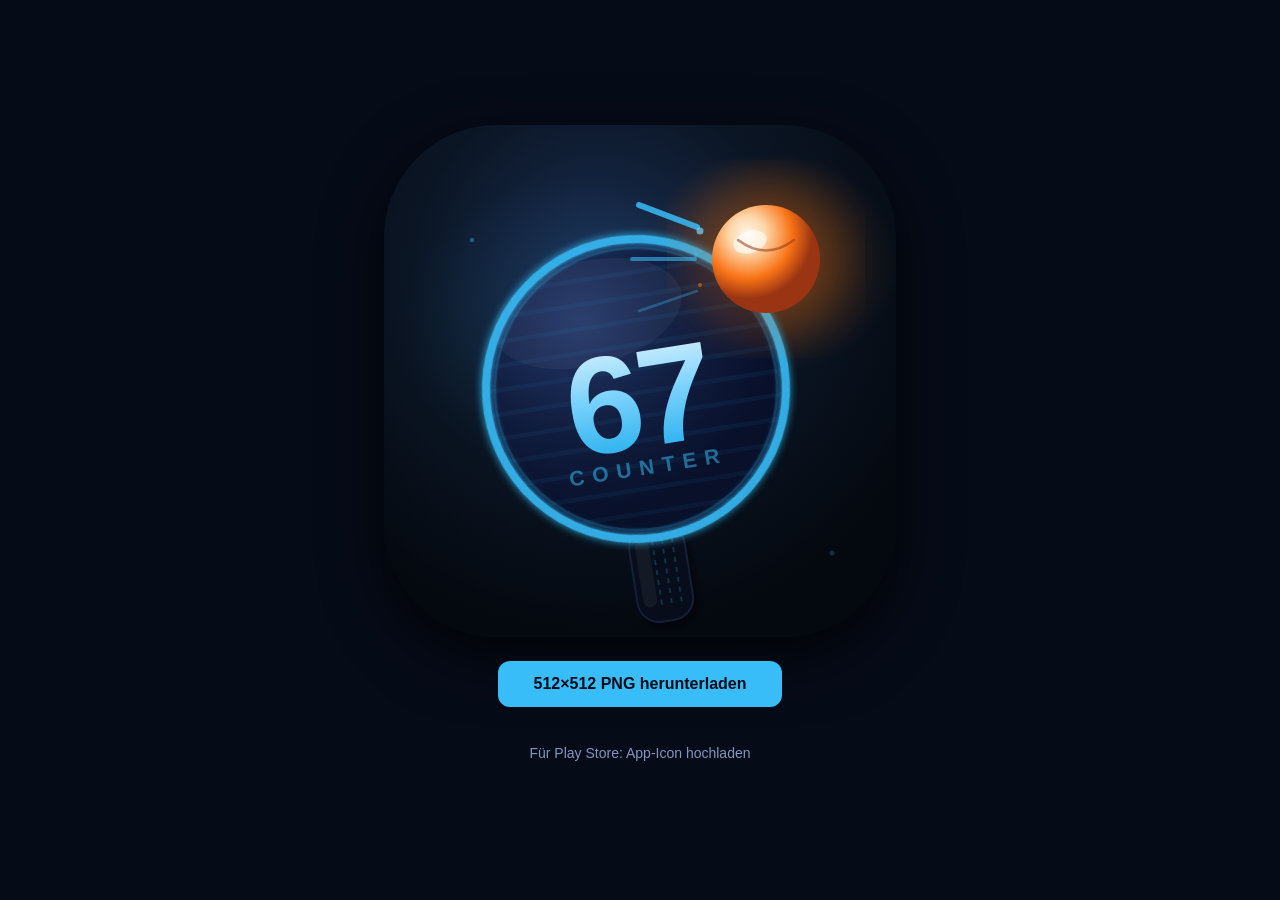
<file: icons/export-icon.html>
<!DOCTYPE html>
<html lang="de">
<head>
<meta charset="UTF-8">
<title>Icon Export</title>
<style>
  body { background: #060b18; display: flex; flex-direction: column; align-items: center; justify-content: center; min-height: 100vh; margin: 0; font-family: -apple-system, sans-serif; color: #eef2ff; gap: 24px; }
  canvas { border-radius: 22%; box-shadow: 0 20px 60px rgba(0,0,0,0.7); }
  button { background: #38bdf8; color: #060b18; border: none; padding: 14px 36px; border-radius: 12px; font-size: 16px; font-weight: 700; cursor: pointer; }
  button:hover { background: #7dd3fc; }
  p { color: #8595bd; font-size: 14px; }
</style>
</head>
<body>
<canvas id="c" width="512" height="512"></canvas>
<button onclick="download()">512×512 PNG herunterladen</button>
<p>Für Play Store: App-Icon hochladen</p>
<script>
const svg = `<svg viewBox="0 0 512 512" xmlns="http://www.w3.org/2000/svg" width="512" height="512">
<defs>
<radialGradient id="g0" cx="42%" cy="28%" r="72%"><stop offset="0%" stop-color="#1a2d52"/><stop offset="50%" stop-color="#0b1625"/><stop offset="100%" stop-color="#04080f"/></radialGradient>
<radialGradient id="g1" cx="35%" cy="25%" r="65%"><stop offset="0%" stop-color="#213668"/><stop offset="55%" stop-color="#111e40"/><stop offset="100%" stop-color="#08102a"/></radialGradient>
<linearGradient id="g2" x1="0%" y1="0%" x2="0%" y2="100%"><stop offset="0%" stop-color="#f0faff"/><stop offset="45%" stop-color="#7dd3fc"/><stop offset="100%" stop-color="#0ea5e9"/></linearGradient>
<radialGradient id="g3" cx="33%" cy="27%" r="60%"><stop offset="0%" stop-color="#fff7ed"/><stop offset="28%" stop-color="#fed7aa"/><stop offset="68%" stop-color="#f97316"/><stop offset="100%" stop-color="#9a3412"/></radialGradient>
<radialGradient id="g4" cx="50%" cy="50%" r="50%"><stop offset="0%" stop-color="rgba(249,115,22,0.28)"/><stop offset="100%" stop-color="rgba(249,115,22,0)"/></radialGradient>
<radialGradient id="g5" cx="50%" cy="50%" r="50%"><stop offset="0%" stop-color="rgba(56,189,248,0.12)"/><stop offset="100%" stop-color="rgba(56,189,248,0)"/></radialGradient>
<clipPath id="pc"><circle cx="252" cy="264" r="150"/></clipPath>
<filter id="fs"><feGaussianBlur stdDeviation="4"/></filter>
<filter id="fb"><feGaussianBlur stdDeviation="20"/></filter>
<filter id="fp"><feGaussianBlur stdDeviation="4" result="b"/><feMerge><feMergeNode in="b"/><feMergeNode in="SourceGraphic"/></feMerge></filter>
</defs>
<rect width="512" height="512" fill="url(#g0)"/>
<ellipse cx="195" cy="200" rx="180" ry="150" fill="url(#g5)"/>
<ellipse cx="385" cy="138" rx="130" ry="110" fill="url(#g4)"/>
<g transform="rotate(-9,252,264)">
  <circle cx="256" cy="268" r="153" fill="rgba(0,0,0,0.55)" filter="url(#fs)"/>
  <rect x="224" y="406" width="56" height="96" rx="22" fill="rgba(0,0,0,0.55)" filter="url(#fs)"/>
  <rect x="220" y="402" width="56" height="96" rx="22" fill="#070d1a" stroke="#14203a" stroke-width="2"/>
  <rect x="226" y="414" width="14" height="68" rx="7" fill="rgba(255,255,255,0.05)"/>
  <line x1="244" y1="416" x2="244" y2="482" stroke="#38bdf8" stroke-width="1.8" stroke-dasharray="5 5" stroke-opacity="0.22"/>
  <line x1="254" y1="416" x2="254" y2="482" stroke="#38bdf8" stroke-width="1.8" stroke-dasharray="5 5" stroke-opacity="0.22"/>
  <line x1="264" y1="416" x2="264" y2="482" stroke="#38bdf8" stroke-width="1.8" stroke-dasharray="5 5" stroke-opacity="0.22"/>
  <circle cx="252" cy="264" r="150" fill="url(#g1)"/>
  <ellipse cx="216" cy="182" rx="96" ry="52" fill="rgba(255,255,255,0.045)" transform="rotate(-5,216,182)"/>
  <g clip-path="url(#pc)" opacity="0.058">
    <line x1="102" y1="148" x2="402" y2="148" stroke="#38bdf8" stroke-width="4.5"/>
    <line x1="102" y1="172" x2="402" y2="172" stroke="#38bdf8" stroke-width="4.5"/>
    <line x1="102" y1="196" x2="402" y2="196" stroke="#38bdf8" stroke-width="4.5"/>
    <line x1="102" y1="220" x2="402" y2="220" stroke="#38bdf8" stroke-width="4.5"/>
    <line x1="102" y1="244" x2="402" y2="244" stroke="#38bdf8" stroke-width="4.5"/>
    <line x1="102" y1="268" x2="402" y2="268" stroke="#38bdf8" stroke-width="4.5"/>
    <line x1="102" y1="292" x2="402" y2="292" stroke="#38bdf8" stroke-width="4.5"/>
    <line x1="102" y1="316" x2="402" y2="316" stroke="#38bdf8" stroke-width="4.5"/>
    <line x1="102" y1="340" x2="402" y2="340" stroke="#38bdf8" stroke-width="4.5"/>
    <line x1="102" y1="364" x2="402" y2="364" stroke="#38bdf8" stroke-width="4.5"/>
    <line x1="102" y1="388" x2="402" y2="388" stroke="#38bdf8" stroke-width="4.5"/>
  </g>
  <circle cx="252" cy="264" r="150" fill="none" stroke="#38bdf8" stroke-width="8" filter="url(#fp)" opacity="0.9"/>
  <circle cx="252" cy="264" r="141" fill="none" stroke="rgba(56,189,248,0.16)" stroke-width="2.5"/>
  <text x="252" y="286" text-anchor="middle" dominant-baseline="middle" font-family="-apple-system,'SF Pro Display','Helvetica Neue',Arial,sans-serif" font-weight="900" font-size="138" letter-spacing="-5" fill="url(#g2)">67</text>
  <text x="252" y="350" text-anchor="middle" font-family="-apple-system,'Helvetica Neue',Arial,sans-serif" font-weight="600" font-size="21" letter-spacing="8" fill="rgba(56,189,248,0.52)">COUNTER</text>
</g>
<circle cx="382" cy="134" r="82" fill="rgba(249,115,22,0.22)" filter="url(#fb)"/>
<circle cx="382" cy="134" r="54" fill="url(#g3)"/>
<ellipse cx="366" cy="117" rx="17" ry="11" fill="rgba(255,255,255,0.62)" transform="rotate(-18,366,117)"/>
<path d="M354 115 Q382 136 410 115" fill="none" stroke="rgba(154,52,18,0.55)" stroke-width="2.5" stroke-linecap="round"/>
<line x1="313" y1="102" x2="255" y2="80" stroke="#38bdf8" stroke-width="6" stroke-linecap="round" opacity="0.85"/>
<line x1="311" y1="134" x2="248" y2="134" stroke="#38bdf8" stroke-width="4" stroke-linecap="round" opacity="0.58"/>
<line x1="313" y1="166" x2="255" y2="186" stroke="#38bdf8" stroke-width="2.5" stroke-linecap="round" opacity="0.32"/>
<circle cx="316" cy="106" r="3.5" fill="#7dd3fc" opacity="0.7"/>
<circle cx="312" cy="130" r="2.5" fill="#38bdf8" opacity="0.45"/>
<circle cx="316" cy="160" r="2" fill="#f97316" opacity="0.55"/>
<circle cx="88" cy="115" r="2.2" fill="rgba(56,189,248,0.38)"/>
<circle cx="448" cy="428" r="2.5" fill="rgba(56,189,248,0.22)"/>
</svg>`;

const img = new Image();
const blob = new Blob([svg], {type: 'image/svg+xml'});
const url = URL.createObjectURL(blob);
img.onload = () => {
  const ctx = document.getElementById('c').getContext('2d');
  ctx.drawImage(img, 0, 0, 512, 512);
  URL.revokeObjectURL(url);
};
img.src = url;

function download() {
  const a = document.createElement('a');
  a.download = 'pingpong-counter-icon-512.png';
  a.href = document.getElementById('c').toDataURL('image/png');
  a.click();
}
</script>
</body>
</html>
</file>
<file: styles.css>
:root {
  --bg: #0b1120;
  --bg-elev: #131c31;
  --card: #16213c;
  --line: #243150;
  --text: #eef2ff;
  --muted: #8595bd;
  --accent: #38bdf8;
  --accent-2: #f97316;
  --ok: #34d399;
  --danger: #f43f5e;
  --radius: 22px;
  --shadow: 0 18px 50px -12px rgba(0, 0, 0, 0.6);
}

* { box-sizing: border-box; margin: 0; padding: 0; -webkit-tap-highlight-color: transparent; }

body {
  font-family: -apple-system, "Segoe UI", Roboto, Helvetica, Arial, sans-serif;
  background:
    radial-gradient(1200px 600px at 50% -10%, #1b2a4a 0%, transparent 60%),
    var(--bg);
  color: var(--text);
  height: 100dvh;
  overflow: hidden;
}

.app {
  max-width: 480px;
  margin: 0 auto;
  height: 100dvh;
  overflow: hidden;
  display: flex;
  flex-direction: column;
  padding: max(14px, env(safe-area-inset-top)) 16px max(16px, env(safe-area-inset-bottom));
}

body.splashing .app {
  visibility: hidden;
}

/* Topbar */
.topbar { display: flex; align-items: center; justify-content: space-between; padding: 4px 2px 10px; }
.brand { display: flex; align-items: center; gap: 9px; font-weight: 800; letter-spacing: .3px; font-size: 18px; }
.brand .dot { width: 12px; height: 12px; border-radius: 50%; background: var(--accent-2);
  box-shadow: 0 0 0 4px rgba(249,115,22,.18), 0 0 18px var(--accent-2); }
.icon-btn { background: var(--bg-elev); border: 1px solid var(--line); color: var(--text);
  width: 42px; height: 42px; border-radius: 13px; font-size: 19px; cursor: pointer; transition: .15s; }
.icon-btn:active { transform: scale(.92); }

/* Stage */
.stage { flex: 1; display: flex; flex-direction: column; gap: 16px; }

.counter-card {
  background: linear-gradient(160deg, var(--card), var(--bg-elev));
  border: 1px solid var(--line);
  border-radius: var(--radius);
  padding: 26px 20px 18px;
  text-align: center;
  box-shadow: var(--shadow);
  transition: transform .12s ease;
}
.counter-card.hit { animation: pop .28s ease; }
@keyframes pop { 0% { transform: scale(1); } 35% { transform: scale(1.035); } 100% { transform: scale(1); } }

.counter-label { color: var(--muted); font-size: 13px; text-transform: uppercase; letter-spacing: 1.6px; font-weight: 600; }
.counter-value {
  font-size: clamp(86px, 30vw, 132px);
  font-weight: 800;
  line-height: 1;
  margin: 6px 0 16px;
  font-variant-numeric: tabular-nums;
  background: linear-gradient(180deg, #fff, var(--accent));
  -webkit-background-clip: text; background-clip: text; -webkit-text-fill-color: transparent;
}
.counter-sub { display: flex; justify-content: space-around; border-top: 1px solid var(--line); padding-top: 14px; }
.counter-sub div { display: flex; flex-direction: column; gap: 2px; }
.counter-sub span { font-size: 26px; font-weight: 700; font-variant-numeric: tabular-nums; }
.counter-sub small { color: var(--muted); font-size: 11px; text-transform: uppercase; letter-spacing: .6px; }

/* Mode area */
.mode-area { flex: 1; min-height: 0; display: flex; }
.mode-panel { width: 100%; min-height: 0; display: flex; flex-direction: column; gap: 12px; }
.mode-panel[hidden] { display: none; }

.video-wrap { position: relative; width: 100%; aspect-ratio: 4 / 3; background: #000;
  border-radius: 18px; overflow: hidden; border: 1px solid var(--line); }
.video-inner { position: absolute; inset: 0; transform-origin: center; transition: transform 0.2s ease; }
#video, #overlay { position: absolute; inset: 0; width: 100%; height: 100%; object-fit: cover; }
#overlay { pointer-events: none; }
.net-line { position: absolute; top: 6%; bottom: 6%; left: 50%; width: 2px; transform: translateX(-50%);
  background: repeating-linear-gradient(180deg, var(--accent) 0 8px, transparent 8px 16px); opacity: .8; }
#video.mirror { transform: scaleX(-1); }
.flip-cam { position: absolute; top: 8px; right: 8px; z-index: 3;
  width: 40px; height: 40px; border-radius: 11px; border: none;
  background: rgba(2, 6, 20, .55); color: #fff; font-size: 18px; cursor: pointer;
  backdrop-filter: blur(4px); }
.flip-cam:active { transform: scale(.92); }

.meter { height: 5px; background: var(--bg-elev); border-radius: 99px; overflow: hidden; border: 1px solid var(--line); }
.meter-fill { height: 100%; width: 0%; background: linear-gradient(90deg, var(--accent), var(--accent-2)); transition: width .06s linear; }

.audio-viz { padding: 6px 0 10px; display: flex; flex-direction: column; gap: 14px; }
.level-bar { position: relative; height: 12px; background: var(--bg-elev); border: 1px solid var(--line);
  border-radius: 99px; overflow: hidden; }
.level-fill { height: 100%; width: 0%; background: linear-gradient(90deg, var(--ok), var(--accent-2)); }
.threshold-marker { position: absolute; top: -5px; bottom: -5px; width: 3px; background: var(--danger);
  left: 50%; border-radius: 2px; box-shadow: 0 0 8px var(--danger); }

.hint { color: var(--muted); font-size: 13px; text-align: center; line-height: 1.5; }

.tap-pad {
  flex: 1; min-height: 220px; width: 100%;
  border: 2px dashed var(--line); background: linear-gradient(160deg, var(--card), var(--bg-elev));
  border-radius: var(--radius); color: var(--text); cursor: pointer;
  display: flex; flex-direction: column; align-items: center; justify-content: center; gap: 8px;
  transition: transform .08s, border-color .15s;
}
.tap-pad:active { transform: scale(.98); border-color: var(--accent); }
.tap-plus { font-size: 64px; font-weight: 800; color: var(--accent); }
.tap-text { color: var(--muted); font-size: 15px; }

/* Controls */
.controls { display: flex; gap: 10px; padding-top: 8px; }
.btn { flex: 1; padding: 14px; border-radius: 16px; border: none; font-size: 16px; font-weight: 700;
  cursor: pointer; transition: transform .08s, filter .15s; }
.btn:active { transform: scale(.97); }
.btn-primary { background: linear-gradient(135deg, var(--accent), #0ea5e9); color: #04121f; }
.btn-primary.running { background: linear-gradient(135deg, var(--danger), #e11d48); color: #fff; }
.btn-ghost { background: var(--bg-elev); color: var(--text); border: 1px solid var(--line); flex: 0 0 42%; }
.btn-mini { padding: 9px 14px; font-size: 13px; background: var(--bg-elev); color: var(--accent);
  border: 1px solid var(--line); border-radius: 11px; margin-top: 10px; }
.btn.full { width: 100%; flex: none; margin-top: 8px; }

/* Settings sheet */
.sheet-backdrop { position: fixed; inset: 0; background: rgba(2,6,20,.6); backdrop-filter: blur(3px); z-index: 40; }
.sheet {
  position: fixed; left: 0; right: 0; bottom: 0; z-index: 50;
  max-width: 480px; margin: 0 auto;
  background: var(--bg-elev); border: 1px solid var(--line); border-bottom: none;
  border-radius: 26px 26px 0 0; padding: 12px 20px max(22px, env(safe-area-inset-bottom));
  box-shadow: var(--shadow); animation: slideUp .25s ease;
  max-height: 88vh; overflow-y: auto;
}
@keyframes slideUp { from { transform: translateY(100%); } to { transform: translateY(0); } }
.sheet-handle { width: 42px; height: 5px; background: var(--line); border-radius: 99px; margin: 4px auto 14px; }
.sheet h2 { font-size: 24px; margin-bottom: 18px; }

.field-label, .setting-head label { font-size: 13px; color: var(--muted); text-transform: uppercase; letter-spacing: .8px; font-weight: 600; }

.segmented { display: grid; grid-template-columns: repeat(3, 1fr); gap: 6px; background: var(--bg);
  border: 1px solid var(--line); border-radius: 14px; padding: 5px; margin: 8px 0 20px; }
.segmented button { padding: 12px 4px; border: none; background: transparent; color: var(--muted);
  border-radius: 10px; font-size: 14px; font-weight: 600; cursor: pointer; transition: .15s; }
.segmented button.active { background: var(--card); color: var(--text); box-shadow: 0 2px 10px rgba(0,0,0,.3); }

.setting-row { padding: 14px 0; border-top: 1px solid var(--line); }
.setting-head { display: flex; justify-content: space-between; align-items: center; margin-bottom: 10px; }
.setting-head span { color: var(--accent); font-weight: 700; font-variant-numeric: tabular-nums; }
.setting-row[hidden] { display: none; }

input[type="range"] { width: 100%; -webkit-appearance: none; appearance: none; height: 6px;
  background: var(--line); border-radius: 99px; outline: none; }
input[type="range"]::-webkit-slider-thumb { -webkit-appearance: none; width: 24px; height: 24px;
  border-radius: 50%; background: var(--accent); cursor: pointer; box-shadow: 0 2px 8px rgba(0,0,0,.4); }
input[type="range"]::-moz-range-thumb { width: 24px; height: 24px; border: none; border-radius: 50%; background: var(--accent); cursor: pointer; }

.toggles { display: flex; }
.switch { display: flex; align-items: center; gap: 10px; color: var(--text); font-size: 15px; text-transform: none; letter-spacing: 0; cursor: pointer; }
.switch input { width: 20px; height: 20px; accent-color: var(--accent); }

.toast { position: fixed; left: 50%; bottom: 110px; transform: translateX(-50%) translateY(20px);
  background: var(--card); border: 1px solid var(--line); color: var(--text); padding: 12px 20px;
  border-radius: 14px; font-weight: 600; z-index: 60; opacity: 0; transition: .25s; box-shadow: var(--shadow); pointer-events: none; }
.toast.show { opacity: 1; transform: translateX(-50%) translateY(0); }

/* ===================== Tabs & Views ===================== */
.tabs { display: grid; grid-template-columns: 1fr 1fr; gap: 6px; background: var(--bg);
  border: 1px solid var(--line); border-radius: 14px; padding: 5px; margin-bottom: 10px; }
.tabs button { padding: 9px 4px; border: none; background: transparent; color: var(--muted);
  border-radius: 10px; font-size: 15px; font-weight: 700; cursor: pointer; transition: .15s; }
.tabs button.active { background: var(--card); color: var(--text); box-shadow: 0 2px 10px rgba(0,0,0,.3); }

.view { position: relative; flex: 1; min-height: 0; display: flex; flex-direction: column; gap: 12px; overflow: hidden; }
.view[hidden] { display: none; }

/* ===================== Scoreboard ===================== */
.scoreboard { position: relative; flex: 1; display: flex; flex-direction: column; gap: 10px; }
.half {
  position: relative; flex: 1; min-height: 0; width: 100%;
  border: 1px solid var(--line); border-radius: var(--radius);
  background: linear-gradient(160deg, rgba(56,189,248,.16), var(--bg-elev));
  color: var(--text); cursor: pointer; text-align: left;
  display: flex; flex-direction: column; justify-content: space-between;
  padding: 12px 16px; overflow: hidden; transition: transform .08s, box-shadow .2s;
}
.half:active { transform: scale(.985); }
.half.p2 { background: linear-gradient(160deg, rgba(249,115,22,.18), var(--bg-elev)); }
.half.win { animation: pop .3s ease; }
.half-top, .half-bot { display: flex; align-items: center; justify-content: space-between; gap: 10px; min-height: 28px; }
.pname { font-size: 17px; font-weight: 800; letter-spacing: .3px; }
.serve { font-size: 18px; opacity: 0; transition: opacity .15s; filter: drop-shadow(0 0 8px var(--accent)); }
.half.p2 .serve { filter: drop-shadow(0 0 8px var(--accent-2)); }
.serve.on { opacity: 1; }
.pscore {
  width: 100%; text-align: center; align-self: center;
  font-size: clamp(82px, 14dvh, 126px); font-weight: 800; line-height: .88;
  font-variant-numeric: tabular-nums;
  background: linear-gradient(180deg, #fff, var(--accent));
  -webkit-background-clip: text; background-clip: text; -webkit-text-fill-color: transparent;
}
.half.p2 .pscore { background: linear-gradient(180deg, #fff, var(--accent-2));
  -webkit-background-clip: text; background-clip: text; -webkit-text-fill-color: transparent; }
.sets { display: flex; gap: 6px; }
.sets i { width: 11px; height: 11px; border-radius: 50%; background: var(--line); }
.sets i.won { background: var(--accent); box-shadow: 0 0 8px var(--accent); }
.half.p2 .sets i.won { background: var(--accent-2); box-shadow: 0 0 8px var(--accent-2); }
.ballhint { font-size: 11px; font-weight: 800; text-transform: uppercase; letter-spacing: 1px;
  padding: 3px 9px; border-radius: 99px; opacity: 0; transition: opacity .15s; }
.ballhint.show { opacity: 1; }
.ballhint.set { background: rgba(52,211,153,.18); color: var(--ok); }
.ballhint.match { background: rgba(244,63,94,.2); color: var(--danger); }

.divider { display: flex; align-items: center; justify-content: space-between; gap: 10px; padding: 0 4px; }
.divlabel, .divhint { color: var(--muted); font-size: 11px; text-transform: uppercase; letter-spacing: 1.2px; font-weight: 600; flex: 1; }
.divhint { text-align: right; }
.setscore { font-size: 22px; font-weight: 800; font-variant-numeric: tabular-nums; display: flex; gap: 7px; align-items: center; }
.setscore i { color: var(--muted); font-style: normal; }

/* Sieger-Overlay */
.winner { position: absolute; inset: 0; z-index: 5; display: flex; align-items: center; justify-content: center;
  background: rgba(2,6,20,.72); backdrop-filter: blur(5px); border-radius: var(--radius); animation: fadeIn .25s ease; }
.winner[hidden] { display: none; }
@keyframes fadeIn { from { opacity: 0; } to { opacity: 1; } }
.winner-card { text-align: center; padding: 8px 18px; animation: slideUp .3s ease; }
.winner-emoji { font-size: 64px; line-height: 1; filter: drop-shadow(0 6px 18px rgba(0,0,0,.5)); }
.winner-name { font-size: 28px; font-weight: 800; margin: 8px 0 2px; }
.winner-sub { color: var(--muted); font-size: 15px; margin-bottom: 20px; }
.winner-card .btn { padding: 14px 26px; }

/* ===================== Text input & segmented variants ===================== */
.text-input { width: 100%; padding: 13px 14px; background: var(--bg); border: 1px solid var(--line);
  border-radius: 12px; color: var(--text); font-size: 16px; margin-top: 6px; }
.text-input:focus { outline: none; border-color: var(--accent); }
.segmented.two { grid-template-columns: 1fr 1fr; }
.segmented.three { grid-template-columns: repeat(3, 1fr); }
.setting-row > .segmented { margin: 10px 0 0; }

/* ===================== Topbar-Aktionen & Sprach-Button ===================== */
.topbar-actions { display: flex; align-items: center; gap: 8px; }
.icon-btn.live { background: var(--danger); border-color: var(--danger); color: #fff;
  animation: micpulse 1.3s ease-in-out infinite; }
@keyframes micpulse {
  0%, 100% { box-shadow: 0 0 0 0 rgba(244, 63, 94, .55); }
  50% { box-shadow: 0 0 0 8px rgba(244, 63, 94, 0); }
}

/* ===================== Konfetti ===================== */
.confetti-canvas { position: fixed; inset: 0; width: 100%; height: 100%; pointer-events: none; z-index: 80; }

/* ===================== Sieger-Animation ===================== */
.winner { background: radial-gradient(120% 80% at 50% 32%, rgba(56,189,248,.20), rgba(2,6,20,.85)); }
.winner[data-p="2"] { background: radial-gradient(120% 80% at 50% 32%, rgba(249,115,22,.22), rgba(2,6,20,.85)); }
.winner-card { animation: winnerIn .45s cubic-bezier(.2,1.2,.3,1) both; }
@keyframes winnerIn { from { opacity: 0; transform: translateY(26px) scale(.9); } to { opacity: 1; transform: none; } }
.winner-emoji { animation: trophyPop .6s cubic-bezier(.2,1.5,.4,1) both, trophyFloat 2.4s ease-in-out .6s infinite; }
@keyframes trophyPop { 0% { transform: scale(0) rotate(-25deg); opacity: 0; } 100% { transform: scale(1) rotate(0); opacity: 1; } }
@keyframes trophyFloat { 0%, 100% { transform: translateY(0); } 50% { transform: translateY(-9px); } }
.winner[data-p="1"] .winner-name { color: var(--accent); text-shadow: 0 0 26px rgba(56,189,248,.6); }
.winner[data-p="2"] .winner-name { color: var(--accent-2); text-shadow: 0 0 26px rgba(249,115,22,.6); }

/* ===================== View-Slides & Punkt-Bump ===================== */
@keyframes slideInR { from { opacity: 0; transform: translateX(26px); } to { opacity: 1; transform: none; } }
@keyframes slideInL { from { opacity: 0; transform: translateX(-26px); } to { opacity: 1; transform: none; } }
.view.anim-r { animation: slideInR .26s ease both; }
.view.anim-l { animation: slideInL .26s ease both; }
.pscore.bump { animation: scoreBump .28s ease; }
@keyframes scoreBump { 0% { transform: scale(1); } 38% { transform: scale(1.14); } 100% { transform: scale(1); } }

/* ===================== Querformat & Tablet ===================== */
/* Querformat: Spieler nebeneinander (data-eff wird per JS gesetzt) */
.app[data-eff="landscape"] .scoreboard { flex-direction: row; }
.app[data-eff="landscape"] .half { min-height: 0; }
.app[data-eff="landscape"] .half.p2 { flex-direction: column-reverse; }  /* Name auch oben → symmetrisch */
.app[data-eff="landscape"] .pscore { font-size: clamp(44px, 17vh, 120px); }
.app[data-eff="landscape"] .divider {
  flex: 0 0 auto; flex-direction: column; justify-content: center; gap: 12px; padding: 0 8px; text-align: center;
}
.app[data-eff="landscape"] .divlabel,
.app[data-eff="landscape"] .divhint { flex: 0 0 auto; text-align: center; }
.app[data-eff="landscape"] .setscore { justify-content: center; }
.app[data-eff="landscape"] .controls { padding-top: 12px; }

/* Tablet: mehr Breite & etwas größere Bedienelemente */
@media (min-width: 700px) {
  .app { max-width: 760px; }
  .tabs button { font-size: 16px; padding: 13px 4px; }
  .btn { font-size: 18px; }
}
@media (min-width: 700px) and (orientation: landscape) {
  .app { max-width: 1000px; }
}
/* ===================== Auto-Rally (2-Spieler Ton) ===================== */
.auto-banner {
  position: absolute; left: 0; right: 0; top: 0; z-index: 8;
  background: linear-gradient(135deg, rgba(56,189,248,.18), var(--bg-elev));
  border: 1px solid var(--line); color: var(--text); border-radius: 14px;
  padding: 12px 16px; text-align: center; font-weight: 700; font-size: 15px;
  cursor: pointer; -webkit-user-select: none; user-select: none;
}
.auto-banner[hidden] { display: none; }
.auto-banner.pending {
  background: linear-gradient(135deg, rgba(249,115,22,.26), var(--bg-elev));
  border-color: var(--accent-2); animation: bannerPulse 1s ease-in-out infinite;
}
@keyframes bannerPulse { 0%, 100% { box-shadow: 0 0 0 0 rgba(249,115,22,.5); } 50% { box-shadow: 0 0 0 7px rgba(249,115,22,0); } }
.scoreboard.await-pick .half { animation: pickPulse 1.1s ease-in-out infinite; }
@keyframes pickPulse { 0%, 100% { box-shadow: inset 0 0 0 0 rgba(56,189,248,0); } 50% { box-shadow: inset 0 0 0 3px rgba(56,189,248,.55); } }

/* ===================== Splash-Screen ===================== */
#splash {
  position: fixed; inset: 0; z-index: 9999;
  background:
    radial-gradient(900px 500px at 50% 42%, #1b2a4a 0%, transparent 70%),
    var(--bg);
  min-height: 100dvh;
  display: flex; align-items: center; justify-content: center;
  transition: opacity 0.4s ease;
}
#splash.fade-out { opacity: 0; pointer-events: none; }
.splash-inner {
  display: flex; flex-direction: column; align-items: center; gap: 14px;
  padding: max(48px, env(safe-area-inset-top)) 28px max(48px, env(safe-area-inset-bottom));
  text-align: center;
}
.splash-logo svg {
  width: 140px; height: 140px;
  border-radius: 22%;
  filter: drop-shadow(0 10px 32px rgba(56,189,248,0.45));
}
.splash-title {
  font-size: 2.5rem; font-weight: 800; letter-spacing: -0.03em;
  margin: 4px 0 0; color: var(--text);
}
.splash-desc { color: var(--muted); font-size: 1rem; line-height: 1.6; max-width: 270px; }
.splash-company {
  margin-top: clamp(28px, 10dvh, 84px);
  color: rgba(133,149,189,.78);
  font-size: 12px;
  font-weight: 700;
  letter-spacing: 1.4px;
  background: transparent;
  border: 0;
  box-shadow: none;
  padding: 0;
  cursor: pointer;
}
.splash-version {
  margin-top: 4px;
  color: rgba(133,149,189,.45);
  font-size: 10px;
  font-weight: 600;
  letter-spacing: .6px;
}

.splash-btn {
  flex: 0 0 auto;
  width: auto;
  min-width: 148px;
  margin-top: 10px;
  padding: 12px 32px;
  font-size: 0.95rem;
  animation: splashBtnIn 0.45s 2s cubic-bezier(.2,1.2,.3,1) both;
}
@keyframes splashBtnIn {
  from { opacity: 0; transform: translateY(16px) scale(.95); }
  to   { opacity: 1; transform: translateY(0) scale(1); }
}

/* ===================== Sprach-Button ===================== */
.btn-mic {
  flex: 0 0 54px;
  padding: 0;
  min-height: 72px;
  display: inline-flex;
  align-items: center;
  justify-content: center;
  background: rgba(52,211,153,0.18);
  color: var(--ok);
  border: 1.5px solid rgba(52,211,153,0.55);
  font-size: 31px;
  line-height: 1;
}
.btn-mic.live {
  background: rgba(244,63,94,0.20);
  color: #fff;
  border-color: var(--danger);
  animation: micpulse 1.3s ease-in-out infinite;
}
#view-score .controls .btn:not(.btn-mic) { flex: 1; }
#view-score .controls .btn-mic { flex: 0 0 54px; }
#view-score { gap: 8px; }
#view-score .scoreboard { gap: 8px; }
#view-score .half-top,
#view-score .half-bot { min-height: 24px; }
#view-score .pname { font-size: 16px; }
#view-score .divider { gap: 6px; }
#view-score .setscore { font-size: 24px; }
@media (max-height: 720px) {
  .app { padding-top: max(8px, env(safe-area-inset-top)); padding-bottom: max(8px, env(safe-area-inset-bottom)); }
  .brand { font-size: 16px; }
  .icon-btn { width: 38px; height: 38px; }
  #view-score .pscore { font-size: clamp(76px, 13dvh, 112px); }
  #view-score .half { padding: 10px 14px; }
  #view-score .controls .btn { min-height: 48px; padding: 10px; }
  #view-score .controls .btn-mic { flex-basis: 50px; min-height: 50px; font-size: 28px; }
}
/* ===================== Hilfe ===================== */
.help-backdrop {
  position: fixed; inset: 0; z-index: 90;
  display: flex; align-items: center; justify-content: center;
  padding: 22px; background: rgba(2,6,20,.72); backdrop-filter: blur(5px);
}
.help-backdrop[hidden] { display: none; }
.help-card {
  width: min(100%, 360px); padding: 22px;
  background: var(--bg-elev); border: 1px solid var(--line); border-radius: 20px;
  box-shadow: var(--shadow); text-align: center;
}
.help-icon { font-size: 42px; line-height: 1; margin-bottom: 10px; }
.help-card h2 { font-size: 22px; margin-bottom: 8px; }
.help-card p { color: var(--muted); font-size: 15px; line-height: 1.5; margin-bottom: 18px; }

/* ===================== Rally kompakt ===================== */
#duelQuickBtn { display: none; }
.app[data-view="rally"] #duelQuickBtn { display: inline-flex; align-items: center; justify-content: center; }

.app[data-view="rally"] .topbar {
  padding: 0 2px 6px;
}
.app[data-view="rally"] .brand {
  font-size: 14px;
}
.app[data-view="rally"] .brand .dot {
  width: 9px;
  height: 9px;
}
.app[data-view="rally"] .icon-btn {
  width: 36px;
  height: 36px;
  border-radius: 11px;
}
.app[data-view="rally"] .tabs {
  margin-bottom: 8px;
}
.app[data-view="rally"] .tabs button {
  padding: 8px 4px;
  font-size: 14px;
}
#view-rally {
  gap: 8px;
}
#view-rally .counter-card {
  flex: 0 0 auto;
  padding: 8px 10px 7px;
  border-radius: 14px;
}
#view-rally .counter-label {
  font-size: 10px;
  letter-spacing: .8px;
}
#view-rally .counter-value {
  font-size: clamp(54px, 13dvh, 82px);
  margin: 0 0 6px;
}
#view-rally .counter-sub {
  padding-top: 7px;
}
#view-rally .counter-sub span {
  font-size: 18px;
}
#view-rally .counter-sub small {
  font-size: 9px;
  letter-spacing: .3px;
}
#view-rally .mode-area {
  flex: 1 1 auto;
  padding-top: 8px;
}
#view-rally #panel-audio {
  justify-content: center;
}
.app[data-rally-mode="audio"] #view-rally .counter-card {
  margin-top: clamp(44px, 12dvh, 118px);
  padding: 22px 16px 16px;
}
.app[data-rally-mode="audio"] #view-rally .counter-value {
  font-size: clamp(148px, 34dvh, 236px);
  margin: 6px 0 18px;
}
.app[data-rally-mode="audio"] #view-rally #counterCard[data-digits="3"] .counter-value {
  font-size: clamp(90px, 22dvh, 160px);
}
.app[data-rally-mode="audio"] #view-rally #counterCard[data-digits="4"] .counter-value {
  font-size: clamp(66px, 16dvh, 118px);
}
.app[data-rally-mode="audio"] #view-rally .counter-sub {
  padding-top: 12px;
}
.app[data-rally-mode="audio"] #view-rally .counter-sub span {
  font-size: 32px;
}
.app[data-rally-mode="audio"] #view-rally .mode-area {
  flex: 1 1 auto;
  min-height: 72px;
  padding-top: 12px;
}
.app[data-rally-mode="audio"] #view-rally #panel-audio {
  justify-content: flex-start;
}
.app[data-rally-mode="audio"] #view-rally .audio-viz {
  padding: 0 0 4px;
}
#view-rally .video-wrap {
  flex: 1 1 auto;
  min-height: 240px;
  max-height: 54dvh;
  aspect-ratio: 4 / 3;
  border-radius: 14px;
}
#view-rally .meter {
  height: 4px;
}
#view-rally .hint {
  font-size: 11px;
  line-height: 1.2;
}
#view-rally .controls {
  flex: 0 0 auto;
  padding-top: 0;
  gap: 8px;
}
#view-rally .btn {
  padding: 10px 10px;
  border-radius: 12px;
  font-size: 14px;
}
@media (max-height: 720px) {
  .app[data-view="rally"] { padding-top: max(8px, env(safe-area-inset-top)); }
  .app[data-view="rally"] .topbar { padding-bottom: 4px; }
  .app[data-view="rally"] .tabs { margin-bottom: 6px; }
  #view-rally .counter-value { font-size: clamp(44px, 11dvh, 66px); }
  #view-rally .counter-card { padding: 6px 9px; }
  #view-rally .counter-sub span { font-size: 16px; }
  #view-rally .counter-sub small { font-size: 8px; }
  #view-rally .video-wrap { min-height: 215px; max-height: 50dvh; }
  #view-rally .hint { display: none; }
  .app[data-rally-mode="audio"] #view-rally .counter-card { margin-top: clamp(20px, 7dvh, 58px); padding: 14px 10px 10px; }
  .app[data-rally-mode="audio"] #view-rally .counter-value {
    font-size: clamp(118px, 30dvh, 178px);
    margin: 2px 0 12px;
  }
  .app[data-rally-mode="audio"] #view-rally #counterCard[data-digits="3"] .counter-value {
    font-size: clamp(78px, 18dvh, 120px);
  }
  .app[data-rally-mode="audio"] #view-rally #counterCard[data-digits="4"] .counter-value {
    font-size: clamp(58px, 13dvh, 90px);
  }
  .app[data-rally-mode="audio"] #view-rally .counter-sub { padding-top: 8px; }
  .app[data-rally-mode="audio"] #view-rally .counter-sub span { font-size: 24px; }
  .app[data-rally-mode="audio"] #view-rally .mode-area { min-height: 54px; padding-top: 8px; }
}
/* ===================== Rally-Meilensteine ===================== */
.milestone-overlay {
  position: fixed; inset: 0; z-index: 95;
  display: grid; place-items: center;
  pointer-events: none;
  background: rgba(2,6,20,.12);
  opacity: 0;
  transition: opacity .24s ease;
}
.milestone-overlay[hidden] { display: none; }
.milestone-overlay.show { opacity: 1; }
.milestone-card {
  position: relative; z-index: 2;
  min-width: 210px; padding: 18px 22px 20px;
  border-radius: 20px;
  border: 1px solid rgba(56,189,248,.48);
  background: rgba(19,28,49,.92);
  box-shadow: var(--shadow), 0 0 34px rgba(56,189,248,.35);
  text-align: center;
  transform: scale(.82);
  animation: milestonePop .58s cubic-bezier(.2,1.35,.3,1) forwards;
}
.milestone-card.finale {
  border-color: rgba(249,115,22,.7);
  box-shadow: var(--shadow), 0 0 46px rgba(249,115,22,.48);
}
.milestone-kicker {
  color: var(--muted); font-size: 11px; font-weight: 800;
  text-transform: uppercase; letter-spacing: 1.4px;
}
.milestone-number {
  font-size: clamp(86px, 24vw, 132px);
  line-height: .9; font-weight: 900; margin: 8px 0;
  color: #fff; text-shadow: 0 0 22px rgba(56,189,248,.75);
}
.milestone-card.finale .milestone-number {
  color: var(--accent-2); text-shadow: 0 0 28px rgba(249,115,22,.75);
}
.milestone-sub { color: var(--text); font-size: 14px; font-weight: 800; }
.milestone-overlay i {
  position: absolute; left: 50%; top: 46%; z-index: 1;
  width: 8px; height: 18px; border-radius: 3px;
  background: var(--accent);
  transform: translate(-50%, -50%);
  animation: confettiBurst .9s ease-out var(--d) forwards;
}
.milestone-overlay i:nth-child(3n) { background: var(--accent-2); }
.milestone-overlay i:nth-child(4n) { background: #fff; }
.milestone-overlay i:nth-child(5n) { background: var(--ok); }
@keyframes milestonePop {
  0% { transform: scale(.72) translateY(14px); opacity: 0; }
  70% { transform: scale(1.06); opacity: 1; }
  100% { transform: scale(1); opacity: 1; }
}
@keyframes confettiBurst {
  0% { opacity: 0; transform: translate(-50%, -50%) scale(.6) rotate(0); }
  18% { opacity: 1; }
  100% { opacity: 0; transform: translate(calc(-50% + var(--x)), 170px) scale(1) rotate(var(--r)); }
}
.splash-info {
  position: fixed; inset: 0; z-index: 10000;
  display: flex; align-items: center; justify-content: center;
  padding: 22px; background: rgba(2,6,20,.68); backdrop-filter: blur(5px);
}
.splash-info[hidden] { display: none; }
.splash-info-card {
  width: min(100%, 340px); padding: 22px;
  background: var(--bg-elev); border: 1px solid var(--line); border-radius: 20px;
  box-shadow: var(--shadow); text-align: center;
}
.splash-info-card h2 { font-size: 22px; margin-bottom: 8px; }
.splash-info-card p { color: var(--muted); font-size: 15px; line-height: 1.5; margin-bottom: 18px; }
.splash-info-card strong { color: var(--text); }
.settings-note { color: var(--muted); font-size: 13px; line-height: 1.45; margin-top: 8px; }
.support-actions { display: grid; grid-template-columns: 1fr 1fr; gap: 8px; margin-top: 10px; }
a.btn { display: inline-flex; align-items: center; justify-content: center; text-decoration: none; }

/* ===================== CHALLENGE-MODUS ===================== */
.segmented.four { grid-template-columns: repeat(4, 1fr); }

.challenge-section { margin: 6px 0 2px; }

.challenge-pick {
  display: flex; align-items: center; gap: 10px;
  background: var(--bg-elev); border: 1px solid var(--line);
  border-radius: 14px; padding: 8px 12px;
}
.challenge-pick-label {
  color: var(--muted); font-size: 11px; font-weight: 700;
  text-transform: uppercase; letter-spacing: .8px; white-space: nowrap;
}
.challenge-pick .segmented { margin: 0; flex: 1; }
.challenge-pick .segmented button { padding: 8px 4px; font-size: 13px; }

.challenge-countdown { text-align: center; padding: 4px 0; }
.challenge-time-display {
  font-size: clamp(54px, 18vw, 82px); font-weight: 800; line-height: 1;
  font-variant-numeric: tabular-nums; letter-spacing: -0.03em;
  background: linear-gradient(180deg, #fff, var(--accent));
  -webkit-background-clip: text; background-clip: text; -webkit-text-fill-color: transparent;
}
.challenge-time-display.warn {
  background: linear-gradient(180deg, #fde68a, var(--danger));
  -webkit-background-clip: text; background-clip: text;
}
.challenge-pbar {
  height: 4px; background: var(--line); border-radius: 2px;
  margin: 6px 20px 0; overflow: hidden;
}
.challenge-pfill {
  height: 100%; background: var(--accent); border-radius: 2px;
  transition: width 1s linear, background .5s;
}
.challenge-pfill.warn { background: var(--danger); }

/* Kamera-Badge */
.cam-timer {
  position: absolute; top: 8px; left: 8px; z-index: 10;
  background: rgba(11,17,32,.82); border: 1px solid var(--accent);
  color: var(--accent); border-radius: 10px; padding: 5px 13px;
  font-size: 23px; font-weight: 800; font-variant-numeric: tabular-nums;
  backdrop-filter: blur(4px);
}

/* Ergebnis-Overlay */
.challenge-result-overlay {
  position: fixed; inset: 0; z-index: 300;
  display: flex; align-items: center; justify-content: center;
  padding: 20px; background: rgba(11,17,32,.9); backdrop-filter: blur(10px);
}
.challenge-result-overlay[hidden] { display: none; }
.challenge-result-card {
  background: var(--card); border: 1px solid var(--line);
  border-radius: var(--radius); padding: 28px 24px 20px;
  width: 100%; max-width: 340px; text-align: center;
  box-shadow: var(--shadow);
}
.cr-emoji { font-size: 2.6rem; margin-bottom: 6px; }
.cr-title  { font-size: 1.25rem; font-weight: 700; margin-bottom: 18px; }
.cr-stats  { display: flex; justify-content: space-around;
  border-top: 1px solid var(--line); border-bottom: 1px solid var(--line);
  padding: 14px 0; margin-bottom: 14px; }
.cr-stats div { display: flex; flex-direction: column; align-items: center; gap: 2px; }
.cr-stats span { font-size: 28px; font-weight: 800; font-variant-numeric: tabular-nums; color: var(--accent); }
.cr-stats small { color: var(--muted); font-size: 11px; text-transform: uppercase; letter-spacing: .6px; }
.cr-record   { color: #fbbf24; font-weight: 700; margin-bottom: 12px; }
.cr-best-ever { color: var(--muted); font-size: 13px; margin-bottom: 14px; min-height: 16px; }

/* Live-Pace */
.challenge-pace { font-size: 13px; color: var(--muted); font-weight: 600; margin-top: 6px; min-height: 18px; text-align: center; }
.challenge-pace.on-record    { color: #fbbf24; }
.challenge-pace.pace-good    { color: var(--ok); }
.challenge-pace.below-record { color: var(--danger); }

/* Kamera-Zoom */
.zoom-row { display: flex; align-items: center; gap: 8px; padding: 4px 2px; margin-top: 4px; }
.zoom-icon { font-size: 15px; color: var(--muted); }
.zoom-row input[type="range"] { flex: 1; accent-color: var(--accent); cursor: pointer; }
#zoomValue { font-size: 13px; font-weight: 700; color: var(--text); min-width: 28px; text-align: right; }

/* 3-2-1 Countdown-Overlay */
.countdown-overlay {
  position: fixed; inset: 0; z-index: 350;
  display: flex; align-items: center; justify-content: center;
  background: rgba(11,17,32,.78); backdrop-filter: blur(8px);
}
.countdown-overlay[hidden] { display: none; }
.countdown-number {
  font-size: clamp(110px, 38vw, 190px); font-weight: 900; line-height: 1;
  color: var(--accent); text-shadow: 0 0 50px rgba(56,189,248,.55);
}
.countdown-number.pop { animation: countPop .95s ease-out forwards; }
@keyframes countPop {
  0%   { transform: scale(1.4); opacity: 0; }
  12%  { opacity: 1; }
  75%  { transform: scale(1); opacity: 1; }
  100% { transform: scale(.8); opacity: 0; }
}
.btn-mini.donate { color: #06121e; background: linear-gradient(135deg, #fbbf24, #f97316); border-color: rgba(249,115,22,.65); }

/* ===================== Erkennungszonen ===================== */
.zone-grid { position: absolute; inset: 0; z-index: 2; display: none;
  grid-template-columns: repeat(4, 1fr); grid-template-rows: repeat(3, 1fr); }
.zone-cell { border: 1px solid rgba(56,189,248,0.18); cursor: pointer;
  transition: background .15s; touch-action: manipulation; -webkit-tap-highlight-color: transparent; }
.zone-cell.off { background: rgba(244,63,94,0.30); border-color: rgba(244,63,94,0.5); }
.zones-toggle { left: 8px; right: auto; }
.zones-toggle.active { background: rgba(56,189,248,0.3); border: 1px solid var(--accent); color: var(--accent); }

/* ===================== Audio-Challenge Kompakt-Timer ===================== */
.audio-challenge-bar {
  display: flex; align-items: center; gap: 10px; padding: 2px 0 6px;
}
.audio-challenge-bar[hidden] { display: none; }
.acb-time {
  font-size: 34px; font-weight: 800; font-variant-numeric: tabular-nums;
  color: var(--accent); letter-spacing: -.5px; white-space: nowrap; min-width: 76px;
}
.acb-time.warn { color: var(--danger); }
.acb-pfill-wrap { flex: 1; height: 4px; background: var(--line); border-radius: 2px; overflow: hidden; }
.acb-pfill { height: 100%; background: var(--accent); border-radius: 2px; transition: width 1s linear; }
.acb-pfill.warn { background: var(--danger); }

/* ===================== SixSeven 6:7 Moment ===================== */
.sixseven-overlay {
  position: fixed; inset: 0; z-index: 82;
  display: flex; align-items: center; justify-content: center;
  pointer-events: none; overflow: hidden;
  opacity: 0; transition: opacity .5s ease;
}
.sixseven-overlay.show { opacity: 1; }
.sixseven-overlay.fade { opacity: 0; }
.sixseven-overlay[hidden] { display: none; }
.sixseven-flash {
  position: absolute; inset: 0;
  background: radial-gradient(circle at 50% 45%, rgba(255,255,255,.9), rgba(250,204,21,.35) 32%, transparent 68%);
  opacity: 0;
}
.sixseven-overlay.show .sixseven-flash { animation: sixsevenFlash .7s ease-out both; }
.sixseven-rays {
  position: absolute; inset: -50%;
  background: repeating-conic-gradient(from 0deg, rgba(255,255,255,.10) 0deg 6deg, transparent 6deg 18deg);
  opacity: 0;
}
.sixseven-overlay.show .sixseven-rays { opacity: 1; animation: sixsevenSpin 6s linear infinite; }
.sixseven-card {
  position: relative;
  text-align: center;
  background: rgba(11,17,32,.88);
  border: 1px solid rgba(56,189,248,.4);
  border-radius: 26px;
  padding: 26px 40px 22px;
  box-shadow: 0 0 60px rgba(56,189,248,.22), 0 0 60px rgba(249,115,22,.12), 0 24px 64px rgba(0,0,0,.7);
  backdrop-filter: blur(8px);
  animation: sixsevenPop .48s cubic-bezier(.2,1.35,.3,1) both, sixsevenGlow 1.7s ease-in-out .5s infinite;
}
.sixseven-figures {
  display: flex; align-items: center; justify-content: center; gap: 18px;
}
.sixseven-fig {
  font-size: 52px; line-height: 1; display: inline-block;
}
.sixseven-overlay.show .sixseven-fig.f1 {
  animation: sixsevenFigL .6s cubic-bezier(.2,1.5,.3,1) .12s both;
}
.sixseven-overlay.show .sixseven-fig.f2 {
  animation: sixsevenFigR .6s cubic-bezier(.2,1.5,.3,1) .22s both;
}
.sixseven-score {
  font-size: clamp(56px, 17vw, 96px); font-weight: 900; letter-spacing: 5px;
  background: linear-gradient(115deg, var(--accent) 15%, #facc15 45%, var(--accent-2) 75%, var(--accent) 100%);
  background-size: 260% 100%;
  -webkit-background-clip: text; background-clip: text; -webkit-text-fill-color: transparent;
  filter: drop-shadow(0 0 18px rgba(56,189,248,.45));
  animation: sixsevenShine 2.2s linear infinite;
}
.sixseven-callout {
  margin-top: 6px;
  font-size: clamp(20px, 6vw, 30px); font-weight: 900; letter-spacing: 3px;
  color: #facc15;
  text-shadow: 0 0 12px rgba(250,204,21,.6), 0 2px 0 rgba(0,0,0,.5);
  animation: sixsevenWobble 1.4s ease-in-out .6s infinite;
}
.sixseven-brand {
  margin-top: 10px; font-size: 12px; font-weight: 800; letter-spacing: 4px;
  text-transform: uppercase; color: var(--muted);
}
@keyframes sixsevenPop {
  from { transform: scale(.68) translateY(24px); opacity: 0; }
  to   { transform: scale(1) translateY(0); opacity: 1; }
}
@keyframes sixsevenFigL {
  0%   { transform: rotate(30deg) scale(.5); opacity: 0; }
  55%  { transform: rotate(-18deg) scale(1.35); opacity: 1; }
  100% { transform: rotate(-10deg) scale(1.15); opacity: 1; }
}
@keyframes sixsevenFigR {
  0%   { transform: rotate(-30deg) scale(.5); opacity: 0; }
  55%  { transform: rotate(18deg) scale(1.35); opacity: 1; }
  100% { transform: rotate(10deg) scale(1.15); opacity: 1; }
}
@keyframes sixsevenFlash {
  0%   { opacity: 0; }
  15%  { opacity: 1; }
  100% { opacity: 0; }
}
@keyframes sixsevenSpin {
  from { transform: rotate(0deg); }
  to   { transform: rotate(360deg); }
}
@keyframes sixsevenGlow {
  0%, 100% { box-shadow: 0 0 60px rgba(56,189,248,.22), 0 0 60px rgba(249,115,22,.12), 0 24px 64px rgba(0,0,0,.7); }
  50%      { box-shadow: 0 0 90px rgba(56,189,248,.4), 0 0 90px rgba(249,115,22,.28), 0 24px 64px rgba(0,0,0,.7); }
}
@keyframes sixsevenShine {
  from { background-position: 0% 50%; }
  to   { background-position: -260% 50%; }
}
@keyframes sixsevenWobble {
  0%, 100% { transform: rotate(-2deg) scale(1); }
  50%      { transform: rotate(2deg) scale(1.06); }
}

/* ===================== TEAM-DUELL ===================== */
.duel-setup { display: flex; flex-direction: column; gap: 2px; }
.duel-setup[hidden] { display: none; }
.duel-setup-head { font-size: 15px; font-weight: 800; text-align: center; margin-bottom: 4px; }
.duel-team-inputs { display: flex; align-items: flex-end; gap: 10px; }
.duel-team-field { flex: 1; min-width: 0; }
.duel-team-field.team-a .text-input { border-color: rgba(56,189,248,.4); }
.duel-team-field.team-b .text-input { border-color: rgba(249,115,22,.4); }
.duel-vs { color: var(--muted); font-weight: 800; font-size: 13px; padding-bottom: 13px; }

.duel-active { flex: 0 0 auto; display: flex; flex-direction: column; align-items: center; justify-content: center; gap: 6px; padding: 12px 0 16px; }
.duel-active[hidden] { display: none; }
.duel-round-label { color: var(--muted); font-size: 12px; font-weight: 700; text-transform: uppercase; letter-spacing: 1px; }
.duel-turn-banner {
  display: flex; align-items: center; gap: 9px;
  padding: 9px 22px; border-radius: 99px; margin-top: 2px;
  border: 1.5px solid transparent;
}
.duel-turn-banner.team-a { background: rgba(56,189,248,.14); border-color: rgba(56,189,248,.4); }
.duel-turn-banner.team-b { background: rgba(249,115,22,.16); border-color: rgba(249,115,22,.45); }
.duel-turn-dot { width: 10px; height: 10px; border-radius: 50%; flex: 0 0 auto; animation: micpulse 1.3s ease-in-out infinite; }
.duel-turn-banner.team-a .duel-turn-dot { background: var(--accent); box-shadow: 0 0 0 3px rgba(56,189,248,.25); }
.duel-turn-banner.team-b .duel-turn-dot { background: var(--accent-2); box-shadow: 0 0 0 3px rgba(249,115,22,.25); }
.duel-turn-team { font-size: 28px; font-weight: 900; letter-spacing: -.2px; }
.duel-turn-team.team-a { color: var(--accent); }
.duel-turn-team.team-b { color: var(--accent-2); }
.duel-turn-sub { color: var(--muted); font-size: 14px; font-weight: 600; }
.duel-live-label { color: var(--muted); font-size: 12px; font-weight: 700; text-transform: uppercase; letter-spacing: 1.6px; margin-top: 6px; }
.duel-live-count {
  font-size: clamp(100px, 34vw, 172px); font-weight: 900; line-height: 1; margin: 2px 0;
  font-variant-numeric: tabular-nums;
  background: linear-gradient(180deg, #fff, var(--accent));
  -webkit-background-clip: text; background-clip: text; -webkit-text-fill-color: transparent;
}
.duel-live-count.team-b {
  background: linear-gradient(180deg, #fff, var(--accent-2));
  -webkit-background-clip: text; background-clip: text; -webkit-text-fill-color: transparent;
}
.duel-turn-timer {
  font-size: clamp(34px, 10vw, 50px); font-weight: 800; font-variant-numeric: tabular-nums;
  color: var(--accent); margin-top: 4px; transition: color .2s;
}
.duel-turn-timer.warn { color: var(--danger); animation: micpulse 1s ease-in-out infinite; }
.duel-turn-pbar { width: 80%; max-width: 220px; height: 4px; background: var(--line); border-radius: 2px; overflow: hidden; }
.duel-turn-pfill { height: 100%; background: var(--accent); border-radius: 2px; transition: width 1s linear, background .3s; }
.duel-turn-pfill.warn { background: var(--danger); }

.tap-pad.hit { animation: pop .28s ease; }

.btn:disabled, .btn:disabled:active {
  opacity: 0.38; filter: grayscale(0.4); cursor: not-allowed; transform: none;
}

/* ===================== Team-Duell: Wer-ist-dran Popup ===================== */
.duel-team-popup {
  position: fixed; inset: 0; z-index: 210;
  display: flex; align-items: center; justify-content: center;
  pointer-events: none;
  opacity: 0; transition: opacity .26s ease;
}
.duel-team-popup.show { opacity: 1; }
.duel-team-popup[hidden] { display: none; }
.duel-team-popup-card {
  text-align: center;
  background: rgba(11,17,32,.9);
  border: 1px solid var(--line);
  border-radius: 24px;
  padding: 26px 44px;
  box-shadow: var(--shadow);
  backdrop-filter: blur(8px);
  transform: scale(.8) translateY(14px);
  transition: transform .3s cubic-bezier(.2,1.4,.3,1);
}
.duel-team-popup.show .duel-team-popup-card { transform: scale(1) translateY(0); }
.duel-team-popup-name {
  display: block; font-size: clamp(34px, 10vw, 52px); font-weight: 900;
}
.duel-team-popup-name.team-a { color: var(--accent); text-shadow: 0 0 26px rgba(56,189,248,.5); }
.duel-team-popup-name.team-b { color: var(--accent-2); text-shadow: 0 0 26px rgba(249,115,22,.5); }
.duel-team-popup-sub { display: block; color: var(--muted); font-size: 15px; font-weight: 700; margin-top: 6px; text-transform: uppercase; letter-spacing: 1.5px; }

/* Ergebnis */
.duel-result-overlay {
  position: fixed; inset: 0; z-index: 300;
  display: flex; align-items: center; justify-content: center;
  padding: 20px; background: rgba(11,17,32,.9); backdrop-filter: blur(10px);
}
.duel-result-overlay[hidden] { display: none; }
.duel-result-card {
  background: var(--card); border: 1px solid var(--line);
  border-radius: var(--radius); padding: 26px 22px 20px;
  width: 100%; max-width: 380px; text-align: center;
  box-shadow: var(--shadow);
}
.duel-result-title { font-size: 13px; font-weight: 800; letter-spacing: 1.2px; text-transform: uppercase; color: var(--muted); margin-bottom: 14px; }
.duel-winner-banner { display: flex; flex-direction: column; align-items: center; gap: 2px; margin-bottom: 20px; }
.duel-winner-emoji { font-size: 46px; animation: trophyPop .6s cubic-bezier(.2,1.5,.4,1) both, trophyFloat 2.4s ease-in-out .6s infinite; }
.duel-winner-name { font-size: 21px; font-weight: 800; }
.duel-winner-banner.team-a .duel-winner-name { color: var(--accent); text-shadow: 0 0 22px rgba(56,189,248,.5); }
.duel-winner-banner.team-b .duel-winner-name { color: var(--accent-2); text-shadow: 0 0 22px rgba(249,115,22,.5); }
.duel-winner-banner.tie .duel-winner-name { color: var(--text); }

.duel-compare { display: flex; gap: 18px; justify-content: center; align-items: stretch; height: 150px; margin: 0 0 18px; padding: 0 8px; }
.duel-compare-team { flex: 1; display: flex; flex-direction: column; align-items: center; gap: 6px; }
.duel-compare-name { font-size: 12px; font-weight: 700; color: var(--muted); white-space: nowrap; overflow: hidden; text-overflow: ellipsis; max-width: 100%; }
.duel-compare-bar-wrap {
  width: 100%; max-width: 64px; flex: 1;
  display: flex; flex-direction: column; justify-content: flex-end;
  background: var(--bg); border-radius: 8px; overflow: hidden; border: 1px solid var(--line);
}
.duel-compare-bar { width: 100%; height: 6%; border-radius: 8px 8px 0 0; transition: height .8s cubic-bezier(.2,.9,.3,1); }
.duel-compare-bar.bar-a { background: linear-gradient(180deg, #7dd3fc, var(--accent)); }
.duel-compare-bar.bar-b { background: linear-gradient(180deg, #fdba74, var(--accent-2)); }
.duel-compare-total { font-size: 22px; font-weight: 900; font-variant-numeric: tabular-nums; }

.duel-round-breakdown { display: flex; flex-direction: column; gap: 4px; border-top: 1px solid var(--line); border-bottom: 1px solid var(--line); padding: 10px 4px; margin-bottom: 16px; max-height: 140px; overflow-y: auto; }
.duel-round-row { display: grid; grid-template-columns: 1fr auto auto auto; gap: 8px; align-items: center; font-size: 14px; }
.duel-round-row span { color: var(--muted); font-size: 12px; text-align: left; }
.duel-round-row b { font-variant-numeric: tabular-nums; font-weight: 800; }
.duel-round-row b.team-a { color: var(--accent); }
.duel-round-row b.team-b { color: var(--accent-2); }
.duel-round-row i { color: var(--muted); font-style: normal; }
</file>
